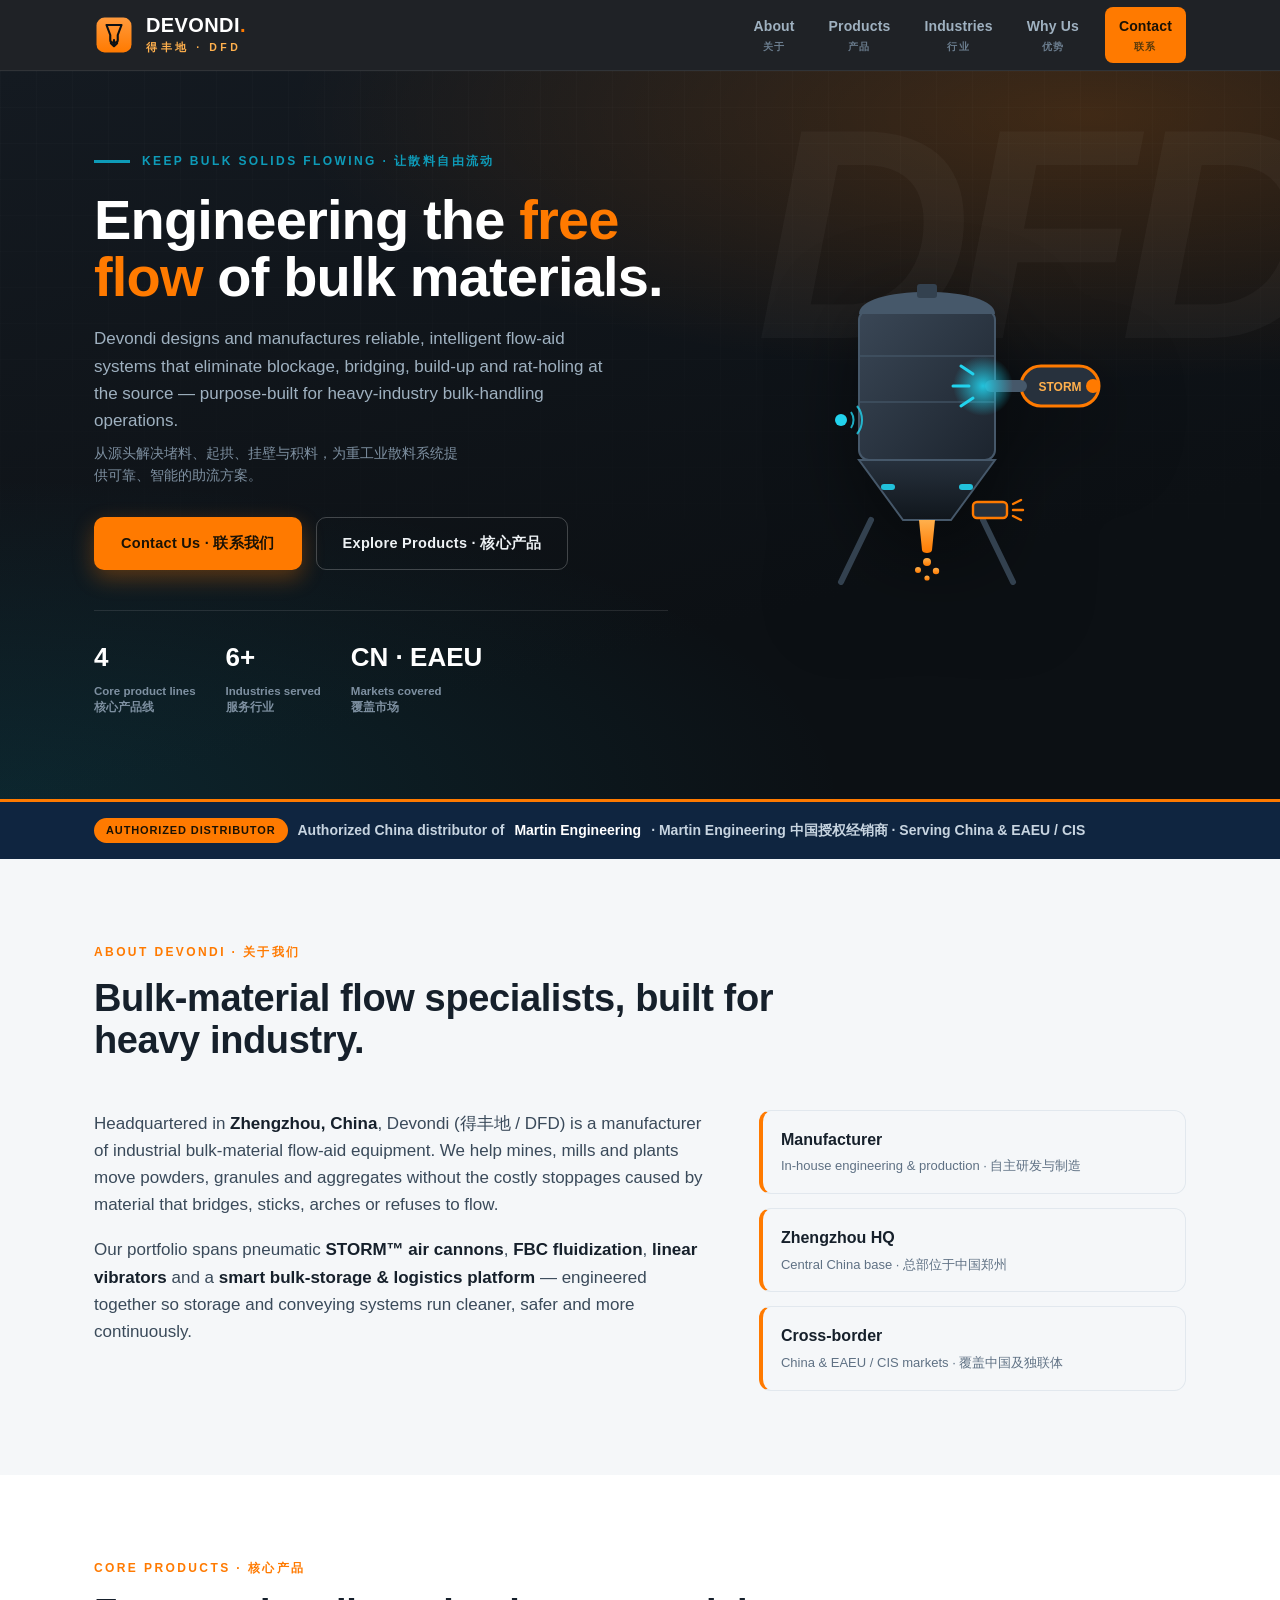
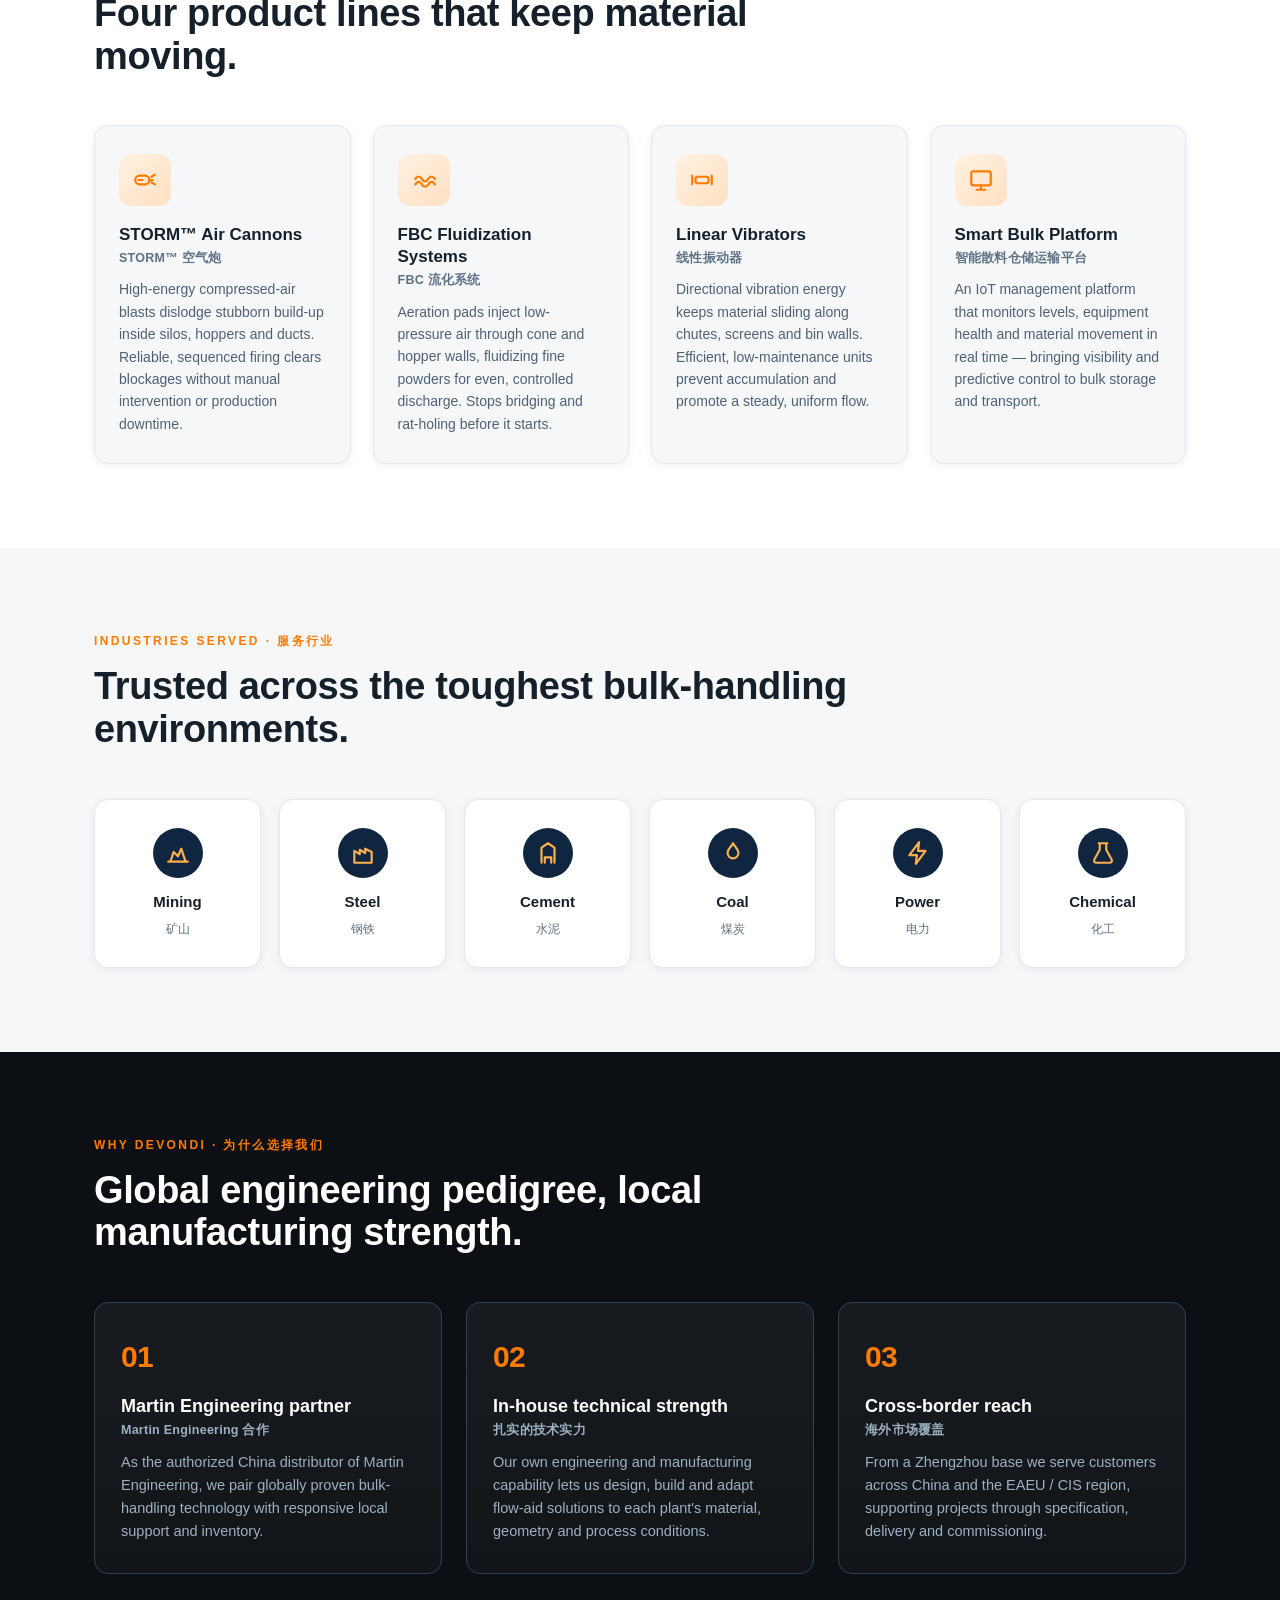
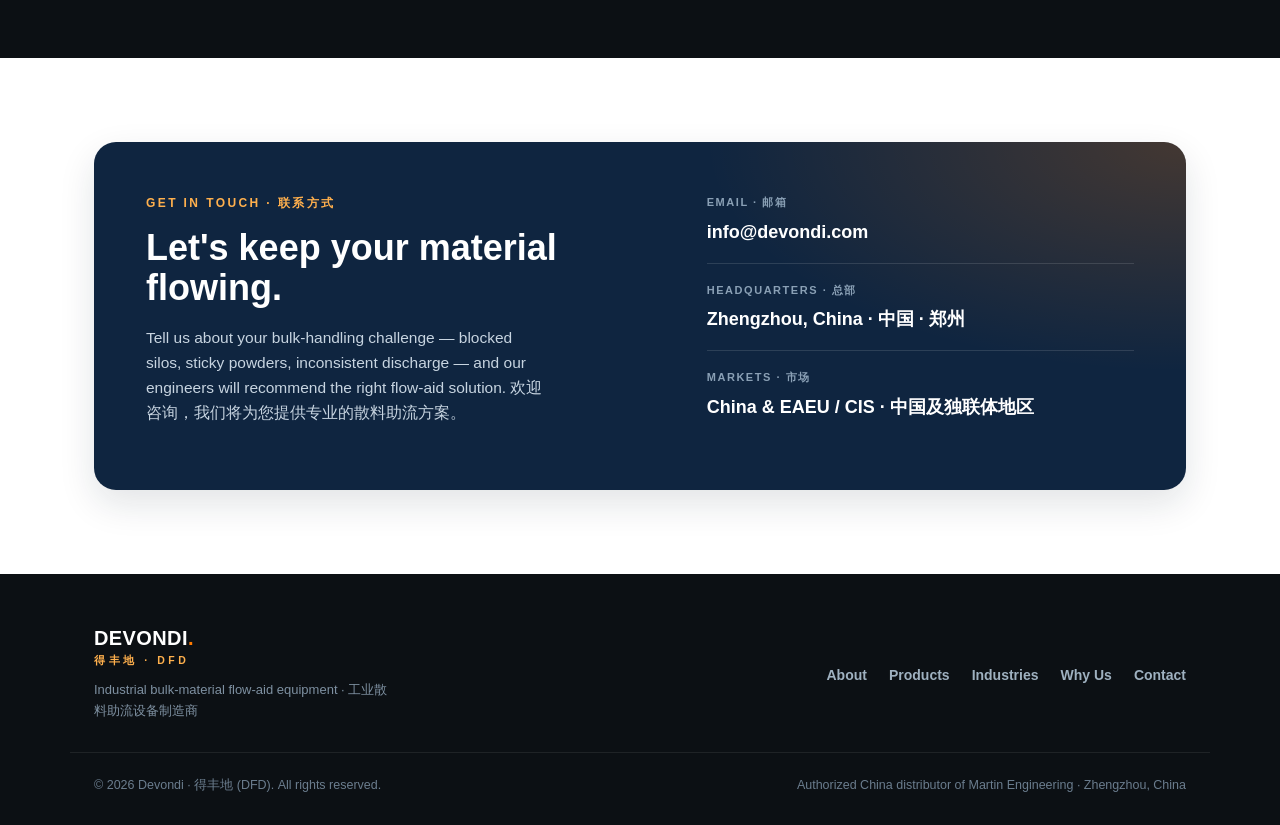
<file: index.html>
<!DOCTYPE html>
<html lang="en">
<head>
  <meta charset="UTF-8" />
  <meta name="viewport" content="width=device-width, initial-scale=1.0" />
  <title>Devondi 得丰地 — Industrial Bulk-Material Flow-Aid Equipment</title>
  <meta name="description" content="Devondi (DFD / 得丰地) — manufacturer of industrial bulk-material flow-aid equipment: STORM™ air cannons, FBC fluidization systems, linear vibrators and smart bulk-storage platforms. HQ in Zhengzhou, China." />
  <link rel="preconnect" href="https://fonts.googleapis.com" />
  <link rel="stylesheet" href="styles.css" />
</head>
<body>

  <!-- ============================= Header / Nav ============================= -->
  <header class="site-header" id="top">
    <div class="container nav-wrap">
      <a class="logo" href="#top" aria-label="Devondi home">
        <!-- DFD flow mark: silo + flow arrow -->
        <svg class="logo-mark" viewBox="0 0 64 64" aria-hidden="true">
          <defs>
            <linearGradient id="mk" x1="0" y1="0" x2="0" y2="1">
              <stop offset="0" stop-color="#ff9a3c" /><stop offset="1" stop-color="#ff7a00" />
            </linearGradient>
          </defs>
          <rect x="4" y="4" width="56" height="56" rx="13" fill="url(#mk)" />
          <path d="M20 16h24l-6 16v8a4 4 0 0 1-4 4h-4a4 4 0 0 1-4-4v-8z"
                fill="none" stroke="#0c1014" stroke-width="3.4" stroke-linejoin="round" />
          <path d="M32 40v10m0 0-5-5m5 5 5-5" fill="none" stroke="#0c1014"
                stroke-width="3.4" stroke-linecap="round" stroke-linejoin="round" />
        </svg>
        <span class="logo-word">
          <b>DEVONDI<span class="dot">.</span></b>
          <small>得丰地 · DFD</small>
        </span>
      </a>

      <nav class="nav" id="nav" aria-label="Primary">
        <a href="#about">About<span>关于</span></a>
        <a href="#products">Products<span>产品</span></a>
        <a href="#industries">Industries<span>行业</span></a>
        <a href="#why">Why Us<span>优势</span></a>
        <a href="#contact" class="nav-cta">Contact<span>联系</span></a>
      </nav>

      <button class="nav-toggle" id="navToggle" aria-label="Toggle navigation" aria-expanded="false" aria-controls="nav">
        <span></span><span></span><span></span>
      </button>
    </div>
  </header>

  <!-- ============================= Hero ============================= -->
  <section class="hero">
    <div class="hero-bg" aria-hidden="true"></div>
    <div class="hero-grid" aria-hidden="true"></div>
    <span class="hero-ghost" aria-hidden="true">DFD</span>

    <div class="container hero-inner">
      <div class="hero-copy">
        <p class="eyebrow">Keep Bulk Solids Flowing · 让散料自由流动</p>
        <h1>Engineering the <span class="accent">free flow</span> of bulk materials.</h1>
        <p class="hero-sub">
          Devondi designs and manufactures reliable, intelligent flow-aid systems that
          eliminate blockage, bridging, build-up and rat-holing at the source —
          purpose-built for heavy-industry bulk-handling operations.
        </p>
        <p class="hero-sub-zh">
          从源头解决堵料、起拱、挂壁与积料，为重工业散料系统提供可靠、智能的助流方案。
        </p>
        <div class="hero-actions">
          <a href="#contact" class="btn btn-primary">Contact Us · 联系我们</a>
          <a href="#products" class="btn btn-ghost">Explore Products · 核心产品</a>
        </div>
        <ul class="hero-stats">
          <li><b>4</b><span>Core product lines<br>核心产品线</span></li>
          <li><b>6+</b><span>Industries served<br>服务行业</span></li>
          <li><b>CN&nbsp;·&nbsp;EAEU</b><span>Markets covered<br>覆盖市场</span></li>
        </ul>
      </div>

      <!-- Hero artwork: industrial silo with STORM cannon & fluidization -->
      <div class="hero-art" aria-hidden="true">
        <svg viewBox="0 0 460 320">
          <defs>
            <linearGradient id="silo" x1="0" y1="0" x2="1" y2="1">
              <stop offset="0" stop-color="#3a4756" /><stop offset="1" stop-color="#1c242e" />
            </linearGradient>
            <linearGradient id="cone" x1="0" y1="0" x2="0" y2="1">
              <stop offset="0" stop-color="#27313d" /><stop offset="1" stop-color="#10161c" />
            </linearGradient>
            <linearGradient id="mat" x1="0" y1="0" x2="0" y2="1">
              <stop offset="0" stop-color="#ffb04d" /><stop offset="1" stop-color="#ff7a00" />
            </linearGradient>
            <radialGradient id="blast" cx="50%" cy="50%" r="50%">
              <stop offset="0" stop-color="#22d3ee" stop-opacity=".9" />
              <stop offset="1" stop-color="#22d3ee" stop-opacity="0" />
            </radialGradient>
          </defs>
          <g stroke="#33414f" stroke-width="6" stroke-linecap="round">
            <line x1="150" y1="250" x2="120" y2="312" /><line x1="262" y1="250" x2="292" y2="312" />
          </g>
          <rect x="138" y="40" width="136" height="150" rx="10" fill="url(#silo)" stroke="#46586a" stroke-width="2" />
          <g stroke="#46586a" stroke-width="1.6" opacity=".8">
            <line x1="138" y1="86" x2="274" y2="86" /><line x1="138" y1="132" x2="274" y2="132" />
          </g>
          <path d="M138 44c0-14 30-22 68-22s68 8 68 22z" fill="#46586a" />
          <rect x="196" y="14" width="20" height="14" rx="3" fill="#33414f" />
          <path d="M138 190h136l-44 60h-48z" fill="url(#cone)" stroke="#46586a" stroke-width="2" />
          <path d="M198 250h16l-3 30c0 4-10 4-10 0z" fill="url(#mat)" />
          <g fill="url(#mat)">
            <circle cx="206" cy="292" r="4" /><circle cx="197" cy="300" r="3" />
            <circle cx="215" cy="301" r="3.2" /><circle cx="206" cy="308" r="2.6" />
          </g>
          <g fill="#22d3ee">
            <rect x="160" y="214" width="14" height="6" rx="3" opacity=".9" />
            <rect x="238" y="214" width="14" height="6" rx="3" opacity=".9" />
          </g>
          <g class="art-cannon">
            <rect x="300" y="96" width="78" height="40" rx="20" fill="#27313d" stroke="#ff7a00" stroke-width="3" />
            <circle cx="372" cy="116" r="7" fill="#ff7a00" />
            <path d="M300 116h-30" stroke="#46586a" stroke-width="12" stroke-linecap="round" />
            <circle class="art-blast" cx="262" cy="116" r="30" fill="url(#blast)" />
            <g stroke="#22d3ee" stroke-width="3" stroke-linecap="round">
              <line x1="248" y1="116" x2="232" y2="116" /><line x1="252" y1="104" x2="240" y2="96" />
              <line x1="252" y1="128" x2="240" y2="136" />
            </g>
            <text x="339" y="121" text-anchor="middle" font-size="12" font-weight="900" fill="#ffb04d">STORM</text>
          </g>
          <g>
            <rect x="252" y="232" width="34" height="16" rx="4" fill="#27313d" stroke="#ff7a00" stroke-width="2.4" />
            <g stroke="#ff7a00" stroke-width="2.4" stroke-linecap="round">
              <line x1="292" y1="234" x2="300" y2="230" /><line x1="292" y1="240" x2="302" y2="240" />
              <line x1="292" y1="246" x2="300" y2="250" />
            </g>
          </g>
          <g>
            <circle cx="120" cy="150" r="6" fill="#22d3ee" />
            <g stroke="#22d3ee" stroke-width="2" fill="none" opacity=".8">
              <path d="M130 142a14 14 0 0 1 0 16" /><path d="M136 136a22 22 0 0 1 0 28" />
            </g>
          </g>
        </svg>
      </div>
    </div>
  </section>

  <!-- ============================= Partner strip ============================= -->
  <div class="partner-strip">
    <div class="container">
      <p>
        <span class="badge">Authorized Distributor</span>
        Authorized China distributor of <b>Martin&nbsp;Engineering</b>
        · Martin Engineering 中国授权经销商 · Serving China &amp; EAEU / CIS
      </p>
    </div>
  </div>

  <!-- ============================= About ============================= -->
  <section class="section" id="about">
    <div class="container">
      <div class="section-head">
        <p class="kicker">About Devondi · 关于我们</p>
        <h2>Bulk-material flow specialists, built for heavy industry.</h2>
      </div>
      <div class="about-grid">
        <div class="about-lead">
          <p>
            Headquartered in <b>Zhengzhou, China</b>, Devondi (得丰地 / DFD) is a manufacturer
            of industrial bulk-material flow-aid equipment. We help mines, mills and plants
            move powders, granules and aggregates without the costly stoppages caused by
            material that bridges, sticks, arches or refuses to flow.
          </p>
          <p>
            Our portfolio spans pneumatic <b>STORM™ air cannons</b>, <b>FBC fluidization</b>,
            <b>linear vibrators</b> and a <b>smart bulk-storage &amp; logistics platform</b> —
            engineered together so storage and conveying systems run cleaner, safer and more
            continuously.
          </p>
        </div>
        <ul class="about-points">
          <li><b>Manufacturer</b><span>In-house engineering &amp; production · 自主研发与制造</span></li>
          <li><b>Zhengzhou&nbsp;HQ</b><span>Central China base · 总部位于中国郑州</span></li>
          <li><b>Cross-border</b><span>China &amp; EAEU / CIS markets · 覆盖中国及独联体</span></li>
        </ul>
      </div>
    </div>
  </section>

  <!-- ============================= Core products ============================= -->
  <section class="section section-alt" id="products">
    <div class="container">
      <div class="section-head">
        <p class="kicker">Core Products · 核心产品</p>
        <h2>Four product lines that keep material moving.</h2>
      </div>

      <div class="cards">
        <article class="card" tabindex="0">
          <span class="card-icon" aria-hidden="true">
            <svg viewBox="0 0 24 24" fill="none" stroke="currentColor" stroke-width="2" stroke-linecap="round" stroke-linejoin="round">
              <rect x="3" y="8" width="13" height="8" rx="4" /><path d="M16 12h3m-9 0H6m12-3 3-2m-3 7 3 2" />
            </svg>
          </span>
          <h3>STORM™ Air Cannons<span class="card-zh">STORM™ 空气炮</span></h3>
          <p>
            High-energy compressed-air blasts dislodge stubborn build-up inside silos,
            hoppers and ducts. Reliable, sequenced firing clears blockages without manual
            intervention or production downtime.
          </p>
        </article>

        <article class="card" tabindex="0">
          <span class="card-icon" aria-hidden="true">
            <svg viewBox="0 0 24 24" fill="none" stroke="currentColor" stroke-width="2" stroke-linecap="round" stroke-linejoin="round">
              <path d="M4 16c2-3 4-3 6 0s4 3 6 0 4-3 6 0M4 11c2-3 4-3 6 0s4 3 6 0 4-3 6 0" />
            </svg>
          </span>
          <h3>FBC Fluidization Systems<span class="card-zh">FBC 流化系统</span></h3>
          <p>
            Aeration pads inject low-pressure air through cone and hopper walls, fluidizing
            fine powders for even, controlled discharge. Stops bridging and rat-holing before
            it starts.
          </p>
        </article>

        <article class="card" tabindex="0">
          <span class="card-icon" aria-hidden="true">
            <svg viewBox="0 0 24 24" fill="none" stroke="currentColor" stroke-width="2" stroke-linecap="round" stroke-linejoin="round">
              <rect x="6" y="9" width="12" height="6" rx="2" /><path d="M3 8v8m18-8v8" />
            </svg>
          </span>
          <h3>Linear Vibrators<span class="card-zh">线性振动器</span></h3>
          <p>
            Directional vibration energy keeps material sliding along chutes, screens and
            bin walls. Efficient, low-maintenance units prevent accumulation and promote a
            steady, uniform flow.
          </p>
        </article>

        <article class="card" tabindex="0">
          <span class="card-icon" aria-hidden="true">
            <svg viewBox="0 0 24 24" fill="none" stroke="currentColor" stroke-width="2" stroke-linecap="round" stroke-linejoin="round">
              <rect x="3" y="4" width="18" height="13" rx="2" /><path d="M8 21h8m-4-4v4" />
            </svg>
          </span>
          <h3>Smart Bulk Platform<span class="card-zh">智能散料仓储运输平台</span></h3>
          <p>
            An IoT management platform that monitors levels, equipment health and material
            movement in real time — bringing visibility and predictive control to bulk
            storage and transport.
          </p>
        </article>
      </div>
    </div>
  </section>

  <!-- ============================= Industries ============================= -->
  <section class="section" id="industries">
    <div class="container">
      <div class="section-head">
        <p class="kicker">Industries Served · 服务行业</p>
        <h2>Trusted across the toughest bulk-handling environments.</h2>
      </div>

      <ul class="industries">
        <li>
          <span class="ind-icon" aria-hidden="true">
            <svg viewBox="0 0 24 24" fill="none" stroke="currentColor" stroke-width="2" stroke-linecap="round" stroke-linejoin="round">
              <path d="M3 20h18M5 20l3-9 4 4 3-7 4 12" />
            </svg>
          </span>
          <b>Mining</b><small>矿山</small>
        </li>
        <li>
          <span class="ind-icon" aria-hidden="true">
            <svg viewBox="0 0 24 24" fill="none" stroke="currentColor" stroke-width="2" stroke-linecap="round" stroke-linejoin="round">
              <path d="M4 21V10l5 3V9l5 3V8l6 3v10z" />
            </svg>
          </span>
          <b>Steel</b><small>钢铁</small>
        </li>
        <li>
          <span class="ind-icon" aria-hidden="true">
            <svg viewBox="0 0 24 24" fill="none" stroke="currentColor" stroke-width="2" stroke-linecap="round" stroke-linejoin="round">
              <path d="M6 21V7l6-4 6 4v14M9 21v-5h6v5" />
            </svg>
          </span>
          <b>Cement</b><small>水泥</small>
        </li>
        <li>
          <span class="ind-icon" aria-hidden="true">
            <svg viewBox="0 0 24 24" fill="none" stroke="currentColor" stroke-width="2" stroke-linecap="round" stroke-linejoin="round">
              <path d="M12 3c2 4 5 5 5 9a5 5 0 0 1-10 0c0-4 3-5 5-9z" />
            </svg>
          </span>
          <b>Coal</b><small>煤炭</small>
        </li>
        <li>
          <span class="ind-icon" aria-hidden="true">
            <svg viewBox="0 0 24 24" fill="none" stroke="currentColor" stroke-width="2" stroke-linecap="round" stroke-linejoin="round">
              <path d="M13 2 4 14h7l-1 8 9-12h-7z" />
            </svg>
          </span>
          <b>Power</b><small>电力</small>
        </li>
        <li>
          <span class="ind-icon" aria-hidden="true">
            <svg viewBox="0 0 24 24" fill="none" stroke="currentColor" stroke-width="2" stroke-linecap="round" stroke-linejoin="round">
              <path d="M9 3v6l-5 9a2 2 0 0 0 2 3h12a2 2 0 0 0 2-3l-5-9V3M8 3h8" />
            </svg>
          </span>
          <b>Chemical</b><small>化工</small>
        </li>
      </ul>
    </div>
  </section>

  <!-- ============================= Why us ============================= -->
  <section class="section section-dark" id="why">
    <div class="container">
      <div class="section-head">
        <p class="kicker">Why Devondi · 为什么选择我们</p>
        <h2>Global engineering pedigree, local manufacturing strength.</h2>
      </div>

      <div class="why-grid">
        <article class="why-item">
          <span class="why-num">01</span>
          <h3>Martin Engineering partner<span class="card-zh">Martin Engineering 合作</span></h3>
          <p>
            As the authorized China distributor of Martin Engineering, we pair globally
            proven bulk-handling technology with responsive local support and inventory.
          </p>
        </article>
        <article class="why-item">
          <span class="why-num">02</span>
          <h3>In-house technical strength<span class="card-zh">扎实的技术实力</span></h3>
          <p>
            Our own engineering and manufacturing capability lets us design, build and adapt
            flow-aid solutions to each plant's material, geometry and process conditions.
          </p>
        </article>
        <article class="why-item">
          <span class="why-num">03</span>
          <h3>Cross-border reach<span class="card-zh">海外市场覆盖</span></h3>
          <p>
            From a Zhengzhou base we serve customers across China and the EAEU / CIS region,
            supporting projects through specification, delivery and commissioning.
          </p>
        </article>
      </div>
    </div>
  </section>

  <!-- ============================= Contact ============================= -->
  <section class="section section-alt" id="contact">
    <div class="container">
      <div class="contact-card">
        <div class="contact-copy">
          <p class="kicker">Get in Touch · 联系方式</p>
          <h2>Let's keep your material flowing.</h2>
          <p class="contact-lead">
            Tell us about your bulk-handling challenge — blocked silos, sticky powders,
            inconsistent discharge — and our engineers will recommend the right flow-aid
            solution. 欢迎咨询，我们将为您提供专业的散料助流方案。
          </p>
        </div>
        <ul class="contact-list">
          <li>
            <span class="contact-label">Email · 邮箱</span>
            <a href="mailto:info@devondi.com">info@devondi.com</a>
          </li>
          <li>
            <span class="contact-label">Headquarters · 总部</span>
            <span>Zhengzhou, China · 中国 · 郑州</span>
          </li>
          <li>
            <span class="contact-label">Markets · 市场</span>
            <span>China &amp; EAEU / CIS · 中国及独联体地区</span>
          </li>
        </ul>
      </div>
    </div>
  </section>

  <!-- ============================= Footer ============================= -->
  <footer class="site-footer">
    <div class="container footer-wrap">
      <div class="footer-brand">
        <span class="logo-word">
          <b>DEVONDI<span class="dot">.</span></b>
          <small>得丰地 · DFD</small>
        </span>
        <p>Industrial bulk-material flow-aid equipment · 工业散料助流设备制造商</p>
      </div>
      <nav class="footer-nav" aria-label="Footer">
        <a href="#about">About</a>
        <a href="#products">Products</a>
        <a href="#industries">Industries</a>
        <a href="#why">Why Us</a>
        <a href="#contact">Contact</a>
      </nav>
    </div>
    <div class="container footer-base">
      <span>© <span id="year">2026</span> Devondi · 得丰地 (DFD). All rights reserved.</span>
      <span>Authorized China distributor of Martin Engineering · Zhengzhou, China</span>
    </div>
  </footer>

  <script src="script.js"></script>
</body>
</html>
</file>
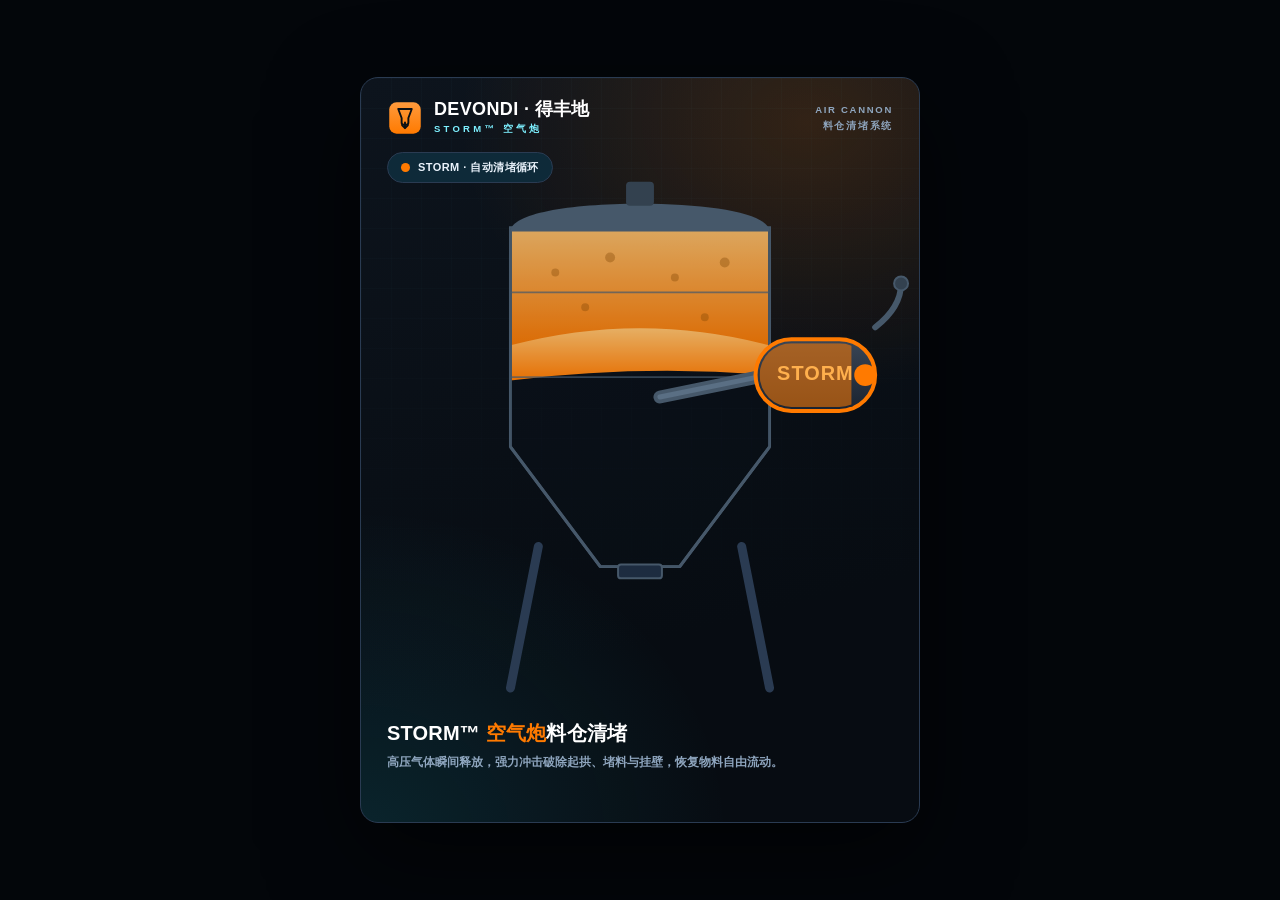
<file: air-cannon-animation.html>
<!DOCTYPE html>
<html lang="zh-CN">
<head>
<meta charset="UTF-8" />
<meta name="viewport" content="width=device-width, initial-scale=1.0" />
<title>得丰地 Devondi · STORM 空气炮料仓清堵工作动画</title>
<style>
  /* ============================================================
     Devondi 得丰地 · STORM Air Cannon — silo de-clogging animation
     Single file · animated SVG (CSS + SMIL) · loops continuously
     Cycle:  bridged material → cannon charges → AIR BLAST →
             arch collapses → free flow → recharge → repeat
     ============================================================ */
  :root{
    --steel-900:#070c12;
    --steel-800:#0d141d;
    --steel-700:#152030;
    --steel-600:#1d2c40;
    --line:#2a3b52;
    --paper:#e9f2fb;
    --muted:#8fa6bf;
    --flow:#22d3ee;
    --flow-soft:#7df0ff;
    --amber:#ff7a00;
    --amber-soft:#ffb04d;
    --green:#34d399;
    --red:#ef4444;
    --font:"Helvetica Neue",Helvetica,Arial,"PingFang SC","Microsoft YaHei",sans-serif;
  }
  *{box-sizing:border-box;margin:0;padding:0;}
  html,body{background:#03060a;font-family:var(--font);}
  body{display:grid;place-items:center;min-height:100vh;padding:28px;}

  .stage{
    position:relative;width:560px;max-width:100%;aspect-ratio:3/4;
    background:
      radial-gradient(120% 70% at 80% 6%, rgba(255,122,0,.16), transparent 52%),
      radial-gradient(120% 80% at 0% 102%, rgba(34,211,238,.12), transparent 55%),
      linear-gradient(165deg,var(--steel-800) 0%, var(--steel-900) 72%);
    border:1px solid var(--line);border-radius:18px;overflow:hidden;
    box-shadow:0 30px 90px rgba(0,0,0,.6);
  }
  .grid{
    position:absolute;inset:0;opacity:.5;
    background-image:
      linear-gradient(rgba(120,200,230,.05) 1px, transparent 1px),
      linear-gradient(90deg, rgba(120,200,230,.05) 1px, transparent 1px);
    background-size:30px 30px;
    -webkit-mask-image:linear-gradient(180deg,#000 0%, transparent 85%);
            mask-image:linear-gradient(180deg,#000 0%, transparent 85%);
  }

  /* ---- header ---- */
  .hdr{position:absolute;z-index:5;top:22px;left:26px;right:26px;
    display:flex;align-items:center;justify-content:space-between;}
  .hdr .lhs{display:flex;align-items:center;gap:11px;}
  .hdr .mark{width:36px;height:36px;}
  .hdr b{font-size:18px;font-weight:900;color:#fff;letter-spacing:.02em;line-height:1;}
  .hdr small{display:block;font-size:9.5px;font-weight:700;letter-spacing:.34em;color:var(--flow-soft);margin-top:4px;}
  .hdr .tag{text-align:right;font-size:9.5px;font-weight:800;letter-spacing:.18em;
    text-transform:uppercase;color:var(--muted);line-height:1.7;}

  /* ---- live status pill ---- */
  .status{position:absolute;z-index:5;left:26px;top:74px;
    display:flex;align-items:center;gap:8px;padding:7px 13px;border-radius:999px;
    background:#0e2a39;border:1px solid var(--line);}
  .status .dot{width:9px;height:9px;border-radius:50%;background:var(--amber);
    animation:statusdot 6s linear infinite;}
  .status span{font-size:11px;font-weight:800;letter-spacing:.04em;color:var(--paper);}
  @keyframes statusdot{
    0%,22%   {background:var(--red);   box-shadow:0 0 8px var(--red);}
    26%,33%  {background:var(--amber); box-shadow:0 0 10px var(--amber);}
    37%,60%  {background:var(--flow);  box-shadow:0 0 12px var(--flow);}
    64%,100% {background:var(--green); box-shadow:0 0 8px var(--green);}
  }

  /* ---- caption ---- */
  .cap{position:absolute;z-index:5;left:26px;right:26px;bottom:24px;}
  .cap h1{font-size:20px;font-weight:900;color:#fff;letter-spacing:.01em;}
  .cap h1 .ac{color:var(--amber);}
  .cap p{margin-top:7px;font-size:11.5px;font-weight:600;color:var(--muted);line-height:1.55;}
  .cap .phase{position:relative;margin-top:11px;height:16px;
    font-size:11px;font-weight:800;letter-spacing:.04em;color:var(--flow-soft);}
  .cap .phase b{color:#fff;}

  svg.scene{position:absolute;z-index:3;inset:0;width:100%;height:100%;}

  /* phase label cross-fade (4 spans stacked on top of each other) */
  .pl{position:absolute;left:0;top:0;white-space:nowrap;opacity:0;
    animation:plcycle 6s linear infinite;}
  .pl:nth-child(1){animation-delay:0s;}
  .pl:nth-child(2){animation-delay:1.0s;}
  .pl:nth-child(3){animation-delay:1.6s;}
  .pl:nth-child(4){animation-delay:2.7s;}
  @keyframes plcycle{0%,2%{opacity:0;transform:translateY(4px);}
    5%,22%{opacity:1;transform:none;} 26%,100%{opacity:0;transform:translateY(-3px);}}

  @media (prefers-reduced-motion:reduce){
    *{animation-duration:0.001s!important;animation-iteration-count:1!important;}
  }
</style>
</head>
<body>
  <div class="stage" role="img" aria-label="得丰地 STORM 空气炮料仓清堵工作动画">
    <div class="grid"></div>

    <!-- header -->
    <div class="hdr">
      <div class="lhs">
        <svg class="mark" viewBox="0 0 64 64" aria-hidden="true">
          <defs><linearGradient id="mk" x1="0" y1="0" x2="0" y2="1">
            <stop offset="0" stop-color="#ff9a3c"/><stop offset="1" stop-color="#ff7a00"/>
          </linearGradient></defs>
          <rect x="4" y="4" width="56" height="56" rx="13" fill="url(#mk)"/>
          <path d="M20 16h24l-6 16v8a4 4 0 0 1-4 4h-4a4 4 0 0 1-4-4v-8z"
                fill="none" stroke="#0c1014" stroke-width="3.4" stroke-linejoin="round"/>
          <path d="M32 40v10m0 0-5-5m5 5 5-5" fill="none" stroke="#0c1014"
                stroke-width="3.4" stroke-linecap="round" stroke-linejoin="round"/>
        </svg>
        <div><b>DEVONDI · 得丰地</b><small>STORM™ 空气炮</small></div>
      </div>
      <div class="tag">Air&nbsp;Cannon<br>料仓清堵系统</div>
    </div>

    <!-- live status -->
    <div class="status"><span class="dot"></span><span>STORM · 自动清堵循环</span></div>

    <!-- ===================== SCENE ===================== -->
    <svg class="scene" viewBox="0 0 560 747" preserveAspectRatio="xMidYMid meet" aria-hidden="true">
      <defs>
        <linearGradient id="silo" x1="0" y1="0" x2="1" y2="1">
          <stop offset="0" stop-color="#33455c"/><stop offset="1" stop-color="#16202e"/>
        </linearGradient>
        <linearGradient id="cone" x1="0" y1="0" x2="0" y2="1">
          <stop offset="0" stop-color="#1d2c40"/><stop offset="1" stop-color="#0c1119"/>
        </linearGradient>
        <linearGradient id="mat" x1="0" y1="0" x2="0" y2="1">
          <stop offset="0" stop-color="#ffc06b"/><stop offset="1" stop-color="#ff7a00"/>
        </linearGradient>
        <linearGradient id="tank" x1="0" y1="0" x2="0" y2="1">
          <stop offset="0" stop-color="#3a4656"/><stop offset="1" stop-color="#1a2330"/>
        </linearGradient>
        <radialGradient id="blast" cx="50%" cy="50%" r="50%">
          <stop offset="0" stop-color="#bff7ff" stop-opacity=".95"/>
          <stop offset="35%" stop-color="#22d3ee" stop-opacity=".7"/>
          <stop offset="100%" stop-color="#22d3ee" stop-opacity="0"/>
        </radialGradient>
        <radialGradient id="charge" cx="50%" cy="50%" r="50%">
          <stop offset="0" stop-color="#ffd9a0" stop-opacity=".9"/>
          <stop offset="100%" stop-color="#ff7a00" stop-opacity="0"/>
        </radialGradient>
        <clipPath id="siloClip"><path d="M150 150h260v220l-90 120h-80l-90-120z"/></clipPath>
      </defs>

      <!-- ---- support legs ---- -->
      <g stroke="#2a3b52" stroke-width="9" stroke-linecap="round">
        <line x1="178" y1="470" x2="150" y2="612"/>
        <line x1="382" y1="470" x2="410" y2="612"/>
      </g>

      <!-- ===== material inside silo (clipped to silo shape) ===== -->
      <g clip-path="url(#siloClip)">
        <!-- top stored bulk that sits above the arch -->
        <rect x="150" y="150" width="260" height="120" fill="url(#mat)" opacity=".95"/>
        <!-- texture specks in stored bulk -->
        <g fill="#8a4a00" opacity=".35">
          <circle cx="195" cy="195" r="4"/><circle cx="250" cy="180" r="5"/>
          <circle cx="315" cy="200" r="4"/><circle cx="365" cy="185" r="5"/>
          <circle cx="225" cy="230" r="4"/><circle cx="345" cy="240" r="4"/>
        </g>

        <!-- the BRIDGE / arch (rat-hole) that blocks discharge -->
        <path id="arch" d="M150 270
              q130 -40 260 0
              l0 26
              q-130 -16 -260 0 z" fill="url(#mat)">
          <!-- arch sags, cracks and collapses on blast, then reforms -->
          <animate attributeName="d" dur="6s" repeatCount="indefinite"
            calcMode="spline" keyTimes="0;0.22;0.30;0.40;0.95;1"
            keySplines="0.4 0 0.6 1;0.9 0 1 1;0.7 0 0.3 1;0.4 0 0.6 1;0.4 0 0.6 1"
            values="
              M150 270 q130 -40 260 0 l0 26 q-130 -16 -260 0 z;
              M150 268 q130 -34 260 0 l0 30 q-130 -10 -260 6 z;
              M150 262 q130 -20 260 0 l0 40 q-130 14 -260 26 z;
              M150 270 q130 250 260 0 l0 10 q-130 250 -260 0 z;
              M150 270 q130 250 260 0 l0 10 q-130 250 -260 0 z;
              M150 270 q130 -40 260 0 l0 26 q-130 -16 -260 0 z"/>
          <animate attributeName="opacity" dur="6s" repeatCount="indefinite"
            keyTimes="0;0.30;0.40;0.92;1" values="1;1;0;0;1"/>
        </path>

        <!-- refill: stored bulk drops down to refill after discharge -->
        <rect x="150" y="150" width="260" height="120" fill="url(#mat)" opacity="0">
          <animate attributeName="opacity" dur="6s" repeatCount="indefinite"
            keyTimes="0;0.40;0.60;0.95;1" values="0;0;0;0;0"/>
        </rect>
      </g>

      <!-- ===== falling material stream (free flow after blast) ===== -->
      <g>
        <!-- discharge column -->
        <rect x="262" y="490" width="36" height="0" rx="6" fill="url(#mat)">
          <animate attributeName="height" dur="6s" repeatCount="indefinite"
            keyTimes="0;0.30;0.40;0.78;0.86;1" values="0;0;120;120;0;0"/>
          <animate attributeName="opacity" dur="6s" repeatCount="indefinite"
            keyTimes="0;0.30;0.40;0.80;0.88;1" values="0;0;1;1;0;0"/>
        </rect>
        <!-- falling grains (start hidden; revealed only during discharge) -->
        <g fill="url(#mat)">
          <circle cx="270" cy="560" r="6" opacity="0">
            <animate attributeName="cy" dur="1.1s" begin="2.4s" repeatCount="indefinite"
              keyTimes="0;1" values="500;624"/>
            <animate attributeName="opacity" dur="1.1s" begin="2.4s" repeatCount="indefinite"
              keyTimes="0;0.1;0.82;1" values="0;1;1;0"/></circle>
          <circle cx="290" cy="560" r="5" opacity="0">
            <animate attributeName="cy" dur="1.1s" begin="2.65s" repeatCount="indefinite"
              keyTimes="0;1" values="495;630"/>
            <animate attributeName="opacity" dur="1.1s" begin="2.65s" repeatCount="indefinite"
              keyTimes="0;0.1;0.82;1" values="0;1;1;0"/></circle>
          <circle cx="280" cy="560" r="7" opacity="0">
            <animate attributeName="cy" dur="1.1s" begin="2.9s" repeatCount="indefinite"
              keyTimes="0;1" values="500;628"/>
            <animate attributeName="opacity" dur="1.1s" begin="2.9s" repeatCount="indefinite"
              keyTimes="0;0.1;0.82;1" values="0;1;1;0"/></circle>
          <circle cx="300" cy="560" r="4" opacity="0">
            <animate attributeName="cy" dur="1.1s" begin="3.15s" repeatCount="indefinite"
              keyTimes="0;1" values="498;632"/>
            <animate attributeName="opacity" dur="1.1s" begin="3.15s" repeatCount="indefinite"
              keyTimes="0;0.1;0.82;1" values="0;1;1;0"/></circle>
          <circle cx="262" cy="560" r="5" opacity="0">
            <animate attributeName="cy" dur="1.1s" begin="3.4s" repeatCount="indefinite"
              keyTimes="0;1" values="500;626"/>
            <animate attributeName="opacity" dur="1.1s" begin="3.4s" repeatCount="indefinite"
              keyTimes="0;0.1;0.82;1" values="0;1;1;0"/></circle>
        </g>
        <!-- collecting pile beneath the outlet -->
        <ellipse cx="280" cy="614" rx="10" ry="5" fill="url(#mat)" opacity="0">
          <animate attributeName="rx" dur="6s" repeatCount="indefinite"
            keyTimes="0;0.40;0.80;0.95;1" values="6;6;52;6;6"/>
          <animate attributeName="opacity" dur="6s" repeatCount="indefinite"
            keyTimes="0;0.40;0.42;0.86;0.95;1" values="0;0;0.95;0.95;0;0"/>
        </ellipse>
      </g>

      <!-- ===== silo body (drawn over material, semi-transparent front) ===== -->
      <!-- body outline -->
      <path d="M150 150h260v220l-90 120h-80l-90-120z" fill="none"
            stroke="#46586a" stroke-width="3"/>
      <!-- silo front glass-ish panel so material shows through faintly -->
      <path d="M150 150h260v220l-90 120h-80l-90-120z" fill="#0d141d" opacity=".10"/>
      <!-- cone walls -->
      <path d="M150 370l90 120M410 370l-90 120" fill="none" stroke="#46586a" stroke-width="3"/>
      <!-- seams -->
      <g stroke="#46586a" stroke-width="1.6" opacity=".7">
        <line x1="150" y1="215" x2="410" y2="215"/>
        <line x1="150" y1="300" x2="410" y2="300"/>
      </g>
      <!-- top cap -->
      <path d="M150 154c0-18 58-28 130-28s130 10 130 28z" fill="#46586a"/>
      <rect x="266" y="104" width="28" height="24" rx="4" fill="#33414f"/>
      <!-- discharge outlet -->
      <rect x="258" y="488" width="44" height="14" rx="3" fill="#1d2c40" stroke="#46586a" stroke-width="2"/>

      <!-- fluidization shock ripple climbing the wall on blast -->
      <g stroke="#7df0ff" stroke-width="3" fill="none" opacity="0">
        <path d="M180 360q14 -16 0 -32"/>
        <path d="M168 366q24 -28 0 -56"/>
        <animateTransform attributeName="transform" type="scale" additive="sum"
          dur="6s" repeatCount="indefinite" keyTimes="0;0.30;0.40;1" values="1;1;1;1"/>
        <animate attributeName="opacity" dur="6s" repeatCount="indefinite"
          keyTimes="0;0.28;0.32;0.46;1" values="0;0;0.9;0;0"/>
      </g>

      <!-- ===================== STORM AIR CANNON ===================== -->
      <!-- mounted on the right cone, nozzle aimed into the silo arch zone -->
      <g>
        <!-- mounting nozzle pipe through silo wall -->
        <path d="M300 320 L398 300" stroke="#46586a" stroke-width="13" stroke-linecap="round"/>
        <path d="M300 320 L398 300" stroke="#5a6f84" stroke-width="5" stroke-linecap="round"/>

        <!-- charge glow at tank valve before firing -->
        <circle cx="404" cy="298" r="0" fill="url(#charge)">
          <animate attributeName="r" dur="6s" repeatCount="indefinite"
            keyTimes="0;0.10;0.28;0.30;1" values="0;0;26;0;0"/>
        </circle>

        <!-- pressure tank -->
        <g>
          <rect x="396" y="262" width="120" height="72" rx="36" fill="url(#tank)"
                stroke="#ff7a00" stroke-width="4"/>
          <!-- internal pressure fill bar -->
          <clipPath id="tankClip"><rect x="400" y="266" width="112" height="64" rx="32"/></clipPath>
          <g clip-path="url(#tankClip)">
            <rect x="400" y="266" width="0" height="64" fill="#ff7a00" opacity=".55">
              <!-- pressurise 0->full, dump to 0 on fire, recharge -->
              <animate attributeName="width" dur="6s" repeatCount="indefinite"
                calcMode="spline" keyTimes="0;0.26;0.30;0.34;0.95;1"
                keySplines="0.4 0 0.6 1;0.5 0 0.5 1;0.9 0 1 1;0.3 0 0.6 1;0.4 0 0.6 1"
                values="20;112;112;0;100;20"/>
            </rect>
          </g>
          <!-- valve head -->
          <circle cx="506" cy="298" r="11" fill="#ff7a00"/>
          <circle cx="506" cy="298" r="11" fill="#fff" opacity="0">
            <animate attributeName="opacity" dur="6s" repeatCount="indefinite"
              keyTimes="0;0.29;0.31;0.36;1" values="0;0;0.9;0;0"/>
          </circle>
          <text x="456" y="303" text-anchor="middle" font-size="20" font-weight="900"
                fill="#ffb04d" font-family="Helvetica,Arial" letter-spacing="1">STORM</text>
          <!-- air inlet line -->
          <path d="M516 250 q26 -20 26 -44" stroke="#46586a" stroke-width="6"
                fill="none" stroke-linecap="round"/>
          <circle cx="542" cy="206" r="7" fill="#33414f" stroke="#46586a" stroke-width="2"/>
        </g>

        <!-- ===== THE BLAST ===== -->
        <!-- main blast ball erupting from nozzle into silo -->
        <circle cx="320" cy="316" r="60" fill="url(#blast)" opacity="0">
          <animate attributeName="opacity" dur="6s" repeatCount="indefinite"
            keyTimes="0;0.295;0.30;0.40;0.46;1" values="0;0;1;0.6;0;0"/>
          <animate attributeName="r" dur="6s" repeatCount="indefinite"
            calcMode="spline" keyTimes="0;0.30;0.42;1"
            keySplines="0.1 0.7 0.3 1;0.3 0 0.7 1;0 0 1 1"
            values="14;14;96;96"/>
          <animate attributeName="cx" dur="6s" repeatCount="indefinite"
            keyTimes="0;0.30;0.42;1" values="380;380;300;300"/>
        </circle>

        <!-- shock rays -->
        <g stroke="#bff7ff" stroke-width="4" stroke-linecap="round" opacity="0">
          <line x1="360" y1="316" x2="300" y2="316"/>
          <line x1="356" y1="296" x2="304" y2="276"/>
          <line x1="356" y1="336" x2="304" y2="356"/>
          <line x1="366" y1="306" x2="320" y2="294"/>
          <line x1="366" y1="326" x2="320" y2="338"/>
          <animate attributeName="opacity" dur="6s" repeatCount="indefinite"
            keyTimes="0;0.295;0.30;0.38;1" values="0;0;1;0;0"/>
          <animateTransform attributeName="transform" type="translate"
            dur="6s" repeatCount="indefinite" calcMode="spline"
            keyTimes="0;0.30;0.40;1" keySplines="0.2 0.6 0.3 1;0.3 0 0.7 1;0 0 1 1"
            values="40 0;40 0;-30 0;-30 0"/>
        </g>

        <!-- dust puffs kicked up by blast -->
        <g fill="#bff7ff" opacity="0">
          <circle cx="300" cy="300" r="8"/><circle cx="285" cy="320" r="6"/>
          <circle cx="312" cy="332" r="7"/><circle cx="275" cy="305" r="5"/>
          <animate attributeName="opacity" dur="6s" repeatCount="indefinite"
            keyTimes="0;0.30;0.33;0.44;1" values="0;0;0.8;0;0"/>
          <animateTransform attributeName="transform" type="scale"
            dur="6s" repeatCount="indefinite" additive="sum"
            keyTimes="0;0.30;0.44;1" values="0.5;0.5;1.6;1.6"/>
        </g>
      </g>

      <!-- recoil shudder on the whole cannon at fire moment -->
      <animateTransform xlink:href="#cannonShake" attributeName="transform"/>
    </svg>

    <!-- caption -->
    <div class="cap">
      <h1>STORM™ <span class="ac">空气炮</span>料仓清堵</h1>
      <p>高压气体瞬间释放，强力冲击破除起拱、堵料与挂壁，恢复物料自由流动。</p>
      <div class="phase">
        <span class="pl">① <b>堵料起拱</b> — 物料结拱，出料中断</span>
        <span class="pl">② <b>蓄能加压</b> — 储气罐充压至工作压力</span>
        <span class="pl">③ <b>瞬时喷吹</b> — 高能气爆冲击料拱</span>
        <span class="pl">④ <b>恢复流动</b> — 拱桥溃散，自由出料</span>
      </div>
    </div>
  </div>
</body>
</html>
</file>
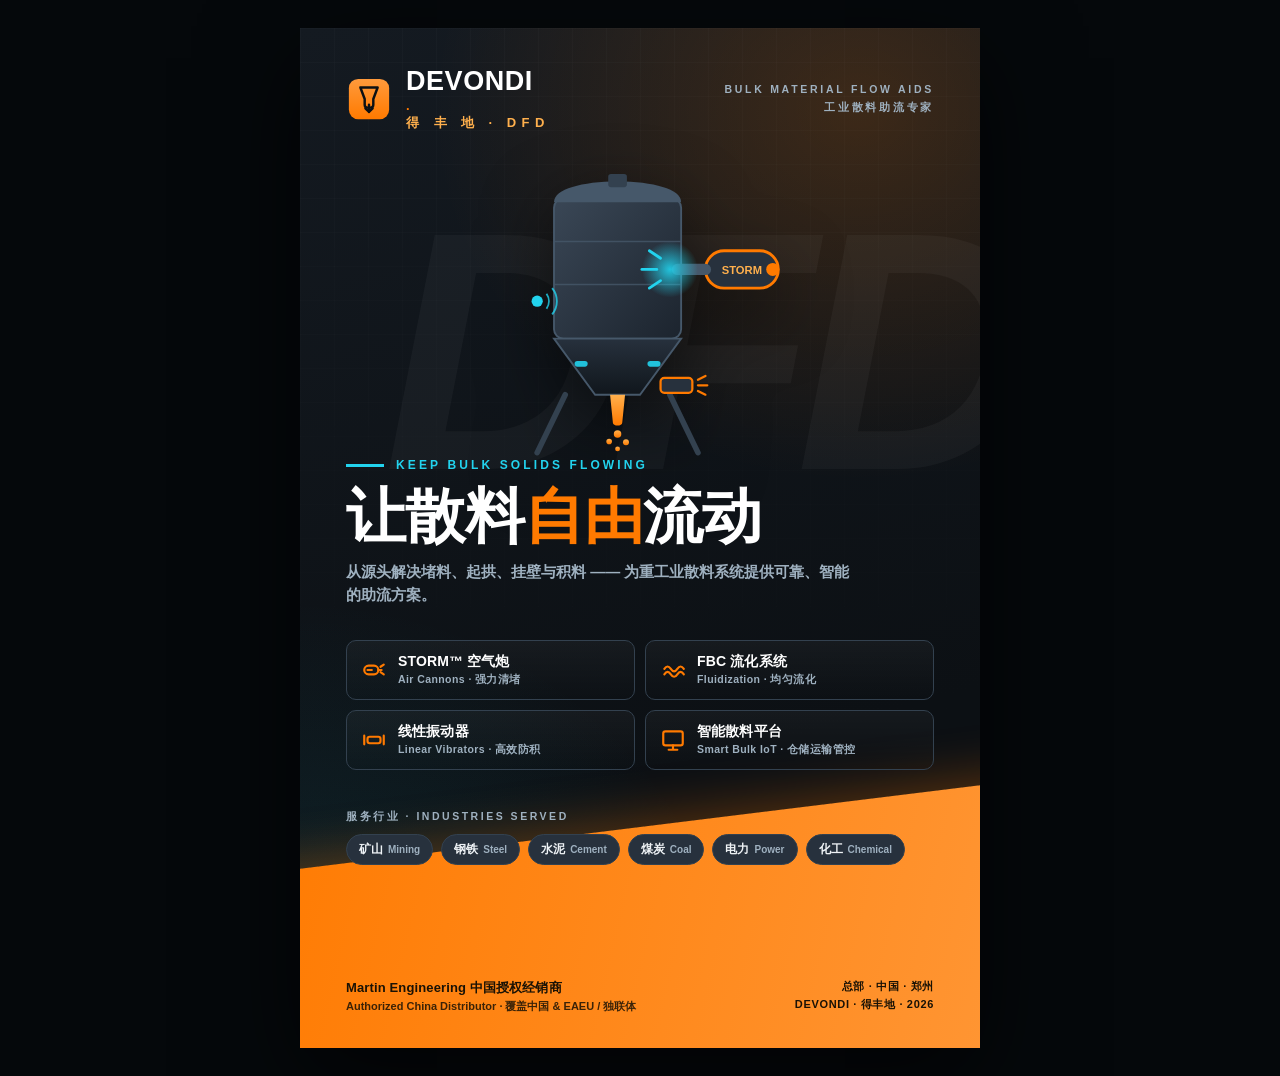
<file: devondi-poster.html>
<!DOCTYPE html>
<html lang="zh-CN">
<head>
<meta charset="UTF-8" />
<meta name="viewport" content="width=device-width, initial-scale=1.0" />
<title>Devondi 得丰地 — 工业散料助流设备 · 海报</title>
<style>
  /* ============================================================
     Devondi (得丰地 / DFD) corporate poster
     Industrial bulk-material flow-aid equipment manufacturer
     Single file · vector artwork · print-ready 2:3 poster ratio
     ============================================================ */
  :root{
    --steel-900:#0c1014;
    --steel-800:#141a21;
    --steel-700:#1c242e;
    --steel-600:#27313d;
    --line:#33414f;
    --paper:#eef2f5;
    --muted:#9fb1c0;
    --amber:#ff7a00;     /* DFD safety-orange accent */
    --amber-soft:#ffb04d;
    --flow:#22d3ee;      /* smart-platform tech cyan */
    --flow-deep:#0891b2;
    --white:#ffffff;
    --font:"Helvetica Neue",Helvetica,Arial,"PingFang SC","Microsoft YaHei",sans-serif;
  }
  *{box-sizing:border-box;margin:0;padding:0;}
  html,body{background:#05080b;font-family:var(--font);}
  body{display:grid;place-items:center;min-height:100vh;padding:28px;}

  /* ---- Poster canvas: fixed 2:3 ratio, scales down on small screens ---- */
  .poster{
    position:relative;
    width:680px;
    max-width:100%;
    aspect-ratio:2/3;
    background:var(--steel-900);
    color:var(--paper);
    overflow:hidden;
    isolation:isolate;
    box-shadow:0 30px 90px rgba(0,0,0,.65);
  }

  /* ---- Background ---- */
  .bg{
    position:absolute;inset:0;z-index:0;
    background:
      radial-gradient(120% 70% at 82% 8%, rgba(255,122,0,.18), transparent 52%),
      radial-gradient(120% 80% at 0% 100%, rgba(34,211,238,.12), transparent 55%),
      linear-gradient(165deg,var(--steel-800) 0%, var(--steel-900) 70%);
  }
  /* faint blueprint grid */
  .grid{
    position:absolute;inset:0;z-index:1;opacity:.5;
    background-image:
      linear-gradient(rgba(255,255,255,.035) 1px, transparent 1px),
      linear-gradient(90deg, rgba(255,255,255,.035) 1px, transparent 1px);
    background-size:34px 34px;
    -webkit-mask-image:linear-gradient(180deg,#000 0%, transparent 78%);
            mask-image:linear-gradient(180deg,#000 0%, transparent 78%);
  }
  /* oversized ghost mark */
  .ghost{
    position:absolute;z-index:1;
    top:20%;right:-6%;
    font-size:340px;font-weight:900;line-height:.7;
    letter-spacing:-.06em;color:rgba(255,255,255,.035);
    font-style:italic;user-select:none;
  }
  /* angled amber base swash */
  .swash{
    position:absolute;z-index:1;
    left:-10%;bottom:-8%;width:130%;height:30%;
    background:linear-gradient(110deg,var(--amber),#ff9a3c);
    transform:rotate(-7deg);
    box-shadow:0 -8px 50px rgba(255,122,0,.30);
  }

  /* ---- Top brand bar ---- */
  .brand{
    position:absolute;z-index:6;top:40px;left:46px;right:46px;
    display:flex;align-items:center;justify-content:space-between;
  }
  .logo{display:flex;align-items:center;gap:14px;}
  .logo .mark{width:46px;height:46px;}
  .logo .word{line-height:1;}
  .logo .word b{
    display:block;font-size:27px;font-weight:900;letter-spacing:.02em;color:var(--white);
  }
  .logo .word span{
    display:block;font-size:13px;font-weight:700;letter-spacing:.42em;
    color:var(--amber-soft);margin-top:4px;
  }
  .brand .tag{
    text-align:right;font-size:10.5px;font-weight:700;letter-spacing:.26em;
    text-transform:uppercase;color:var(--muted);line-height:1.7;
  }

  /* ---- Hero artwork stage ---- */
  .stage{
    position:absolute;z-index:4;
    left:0;right:0;top:118px;height:330px;
    display:grid;place-items:center;
  }
  .stage svg{width:78%;max-width:430px;height:auto;
    filter:drop-shadow(0 24px 34px rgba(0,0,0,.55));}

  /* ---- Headline block ---- */
  .headline{
    position:absolute;z-index:6;left:46px;right:46px;top:430px;
  }
  .eyebrow{
    display:flex;align-items:center;gap:12px;
    font-size:12px;font-weight:800;letter-spacing:.26em;text-transform:uppercase;
    color:var(--flow);margin-bottom:16px;
  }
  .eyebrow::before{content:"";width:38px;height:3px;background:var(--flow);display:inline-block;}
  .headline h1{
    font-size:60px;font-weight:900;line-height:.96;letter-spacing:-.01em;color:var(--white);
  }
  .headline h1 .accent{color:var(--amber);}
  .headline .sub{
    margin-top:14px;font-size:15px;font-weight:600;line-height:1.55;color:var(--muted);max-width:88%;
  }

  /* ---- Product chips ---- */
  .products{
    position:absolute;z-index:6;left:46px;right:46px;top:612px;
    display:grid;grid-template-columns:1fr 1fr;gap:10px;
  }
  .chip{
    display:flex;align-items:center;gap:11px;
    padding:12px 14px;border:1px solid var(--line);border-radius:10px;
    background:linear-gradient(180deg,rgba(255,255,255,.04),rgba(255,255,255,0));
  }
  .chip .ic{flex:0 0 auto;width:26px;height:26px;color:var(--amber);}
  .chip b{display:block;font-size:14px;font-weight:800;color:var(--white);letter-spacing:.01em;}
  .chip small{display:block;font-size:10.5px;font-weight:600;color:var(--muted);letter-spacing:.04em;margin-top:2px;}

  /* ---- Industries strip ---- */
  .industries{
    position:absolute;z-index:6;left:46px;right:46px;top:782px;
  }
  .industries .lbl{
    font-size:10.5px;font-weight:800;letter-spacing:.24em;text-transform:uppercase;
    color:var(--muted);margin-bottom:10px;
  }
  .industries ul{list-style:none;display:flex;flex-wrap:wrap;gap:8px;}
  .industries li{
    font-size:12px;font-weight:700;color:var(--paper);
    padding:6px 12px;border-radius:999px;
    background:var(--steel-600);border:1px solid var(--line);
  }
  .industries li .en{color:var(--muted);font-weight:600;margin-left:5px;font-size:10px;}

  /* ---- Footer ---- */
  .footer{
    position:absolute;z-index:7;left:46px;right:46px;bottom:34px;
    display:flex;align-items:flex-end;justify-content:space-between;gap:16px;
    color:#1a1205;
  }
  .footer .partner b{display:block;font-size:13px;font-weight:900;letter-spacing:.01em;}
  .footer .partner span{display:block;font-size:11px;font-weight:700;opacity:.85;margin-top:2px;}
  .footer .meta{text-align:right;font-size:11px;font-weight:800;letter-spacing:.06em;line-height:1.7;}
  .footer .meta .hq{font-weight:900;}

  /* ---- Responsive scaling ---- */
  @media (max-width:560px){
    .ghost{font-size:230px;}
    .brand{top:26px;left:28px;right:28px;}
    .stage{top:96px;height:250px;}
    .headline{left:28px;right:28px;top:330px;}
    .headline h1{font-size:44px;}
    .products{left:28px;right:28px;top:470px;}
    .industries{left:28px;right:28px;top:618px;}
    .footer{left:28px;right:28px;bottom:24px;}
  }
  @media print{
    html,body{background:#fff;}
    body{padding:0;}
    .poster{box-shadow:none;width:100%;}
  }
</style>
</head>
<body>
  <div class="poster" role="img" aria-label="Devondi 得丰地 工业散料助流设备制造商海报">
    <div class="bg"></div>
    <div class="grid"></div>
    <div class="ghost">DFD</div>
    <div class="swash"></div>

    <!-- ===== Brand bar ===== -->
    <div class="brand">
      <div class="logo">
        <!-- DFD flow mark: silo + flow arrow -->
        <svg class="mark" viewBox="0 0 64 64" aria-hidden="true">
          <defs>
            <linearGradient id="mk" x1="0" y1="0" x2="0" y2="1">
              <stop offset="0" stop-color="#ff9a3c"/><stop offset="1" stop-color="#ff7a00"/>
            </linearGradient>
          </defs>
          <rect x="4" y="4" width="56" height="56" rx="13" fill="url(#mk)"/>
          <path d="M20 16h24l-6 16v8a4 4 0 0 1-4 4h-4a4 4 0 0 1-4-4v-8z"
                fill="none" stroke="#0c1014" stroke-width="3.4" stroke-linejoin="round"/>
          <path d="M32 40v10m0 0-5-5m5 5 5-5" fill="none" stroke="#0c1014"
                stroke-width="3.4" stroke-linecap="round" stroke-linejoin="round"/>
        </svg>
        <div class="word">
          <b>DEVONDI<span style="color:var(--amber)">.</span></b>
          <span>得 丰 地&nbsp;·&nbsp;DFD</span>
        </div>
      </div>
      <div class="tag">
        Bulk&nbsp;Material&nbsp;Flow&nbsp;Aids<br>
        工业散料助流专家
      </div>
    </div>

    <!-- ===== Hero: industrial silo with STORM air cannon & fluidization ===== -->
    <div class="stage">
      <svg viewBox="0 0 460 320" aria-hidden="true">
        <defs>
          <linearGradient id="silo" x1="0" y1="0" x2="1" y2="1">
            <stop offset="0" stop-color="#3a4756"/>
            <stop offset="1" stop-color="#1c242e"/>
          </linearGradient>
          <linearGradient id="cone" x1="0" y1="0" x2="0" y2="1">
            <stop offset="0" stop-color="#27313d"/>
            <stop offset="1" stop-color="#10161c"/>
          </linearGradient>
          <linearGradient id="mat" x1="0" y1="0" x2="0" y2="1">
            <stop offset="0" stop-color="#ffb04d"/>
            <stop offset="1" stop-color="#ff7a00"/>
          </linearGradient>
          <radialGradient id="blast" cx="50%" cy="50%" r="50%">
            <stop offset="0" stop-color="#22d3ee" stop-opacity=".9"/>
            <stop offset="1" stop-color="#22d3ee" stop-opacity="0"/>
          </radialGradient>
        </defs>

        <!-- support legs -->
        <g stroke="#33414f" stroke-width="6" stroke-linecap="round">
          <line x1="150" y1="250" x2="120" y2="312"/>
          <line x1="262" y1="250" x2="292" y2="312"/>
        </g>

        <!-- silo body -->
        <rect x="138" y="40" width="136" height="150" rx="10" fill="url(#silo)" stroke="#46586a" stroke-width="2"/>
        <!-- silo seams -->
        <g stroke="#46586a" stroke-width="1.6" opacity=".8">
          <line x1="138" y1="86" x2="274" y2="86"/>
          <line x1="138" y1="132" x2="274" y2="132"/>
        </g>
        <!-- top cap -->
        <path d="M138 44c0-14 30-22 68-22s68 8 68 22z" fill="#46586a"/>
        <rect x="196" y="14" width="20" height="14" rx="3" fill="#33414f"/>

        <!-- discharge cone -->
        <path d="M138 190h136l-44 60h-48z" fill="url(#cone)" stroke="#46586a" stroke-width="2"/>

        <!-- material flowing out (free flow = brand promise) -->
        <path d="M198 250h16l-3 30c0 4-10 4-10 0z" fill="url(#mat)"/>
        <g fill="url(#mat)">
          <circle cx="206" cy="292" r="4"/>
          <circle cx="197" cy="300" r="3"/>
          <circle cx="215" cy="301" r="3.2"/>
          <circle cx="206" cy="308" r="2.6"/>
        </g>

        <!-- FBC fluidization pads on cone -->
        <g fill="#22d3ee">
          <rect x="160" y="214" width="14" height="6" rx="3" opacity=".9"/>
          <rect x="238" y="214" width="14" height="6" rx="3" opacity=".9"/>
        </g>

        <!-- STORM air cannon mounted on silo -->
        <g>
          <!-- tank -->
          <rect x="300" y="96" width="78" height="40" rx="20" fill="#27313d" stroke="#ff7a00" stroke-width="3"/>
          <circle cx="372" cy="116" r="7" fill="#ff7a00"/>
          <!-- nozzle into silo -->
          <path d="M300 116h-30" stroke="#46586a" stroke-width="12" stroke-linecap="round"/>
          <!-- air blast burst -->
          <circle cx="262" cy="116" r="30" fill="url(#blast)"/>
          <g stroke="#22d3ee" stroke-width="3" stroke-linecap="round">
            <line x1="248" y1="116" x2="232" y2="116"/>
            <line x1="252" y1="104" x2="240" y2="96"/>
            <line x1="252" y1="128" x2="240" y2="136"/>
          </g>
          <text x="339" y="121" text-anchor="middle" font-size="12"
                font-weight="900" fill="#ffb04d" font-family="Helvetica,Arial">STORM</text>
        </g>

        <!-- linear vibrator on cone side -->
        <g>
          <rect x="252" y="232" width="34" height="16" rx="4" fill="#27313d" stroke="#ff7a00" stroke-width="2.4"/>
          <g stroke="#ff7a00" stroke-width="2.4" stroke-linecap="round">
            <line x1="292" y1="234" x2="300" y2="230"/>
            <line x1="292" y1="240" x2="302" y2="240"/>
            <line x1="292" y1="246" x2="300" y2="250"/>
          </g>
        </g>

        <!-- smart sensor node (IoT platform) -->
        <g>
          <circle cx="120" cy="150" r="6" fill="#22d3ee"/>
          <g stroke="#22d3ee" stroke-width="2" fill="none" opacity=".8">
            <path d="M130 142a14 14 0 0 1 0 16"/>
            <path d="M136 136a22 22 0 0 1 0 28"/>
          </g>
        </g>
      </svg>
    </div>

    <!-- ===== Headline ===== -->
    <div class="headline">
      <p class="eyebrow">Keep Bulk Solids Flowing</p>
      <h1>让散料<span class="accent">自由</span>流动</h1>
      <p class="sub">从源头解决堵料、起拱、挂壁与积料 —— 为重工业散料系统提供可靠、智能的助流方案。</p>
    </div>

    <!-- ===== Core products ===== -->
    <div class="products">
      <div class="chip">
        <svg class="ic" viewBox="0 0 24 24" fill="none" stroke="currentColor" stroke-width="2" stroke-linecap="round" stroke-linejoin="round" aria-hidden="true">
          <rect x="3" y="8" width="13" height="8" rx="4"/><path d="M16 12h3m-9 0H6m12-3 3-2m-3 7 3 2"/>
        </svg>
        <div><b>STORM™ 空气炮</b><small>Air Cannons · 强力清堵</small></div>
      </div>
      <div class="chip">
        <svg class="ic" viewBox="0 0 24 24" fill="none" stroke="currentColor" stroke-width="2" stroke-linecap="round" stroke-linejoin="round" aria-hidden="true">
          <path d="M4 16c2-3 4-3 6 0s4 3 6 0 4-3 6 0M4 11c2-3 4-3 6 0s4 3 6 0 4-3 6 0"/>
        </svg>
        <div><b>FBC 流化系统</b><small>Fluidization · 均匀流化</small></div>
      </div>
      <div class="chip">
        <svg class="ic" viewBox="0 0 24 24" fill="none" stroke="currentColor" stroke-width="2" stroke-linecap="round" stroke-linejoin="round" aria-hidden="true">
          <rect x="6" y="9" width="12" height="6" rx="2"/><path d="M3 8v8m18-8v8"/>
        </svg>
        <div><b>线性振动器</b><small>Linear Vibrators · 高效防积</small></div>
      </div>
      <div class="chip">
        <svg class="ic" viewBox="0 0 24 24" fill="none" stroke="currentColor" stroke-width="2" stroke-linecap="round" stroke-linejoin="round" aria-hidden="true">
          <rect x="3" y="4" width="18" height="13" rx="2"/><path d="M8 21h8m-4-4v4"/>
        </svg>
        <div><b>智能散料平台</b><small>Smart Bulk IoT · 仓储运输管控</small></div>
      </div>
    </div>

    <!-- ===== Industries ===== -->
    <div class="industries">
      <div class="lbl">服务行业 · Industries Served</div>
      <ul>
        <li>矿山<span class="en">Mining</span></li>
        <li>钢铁<span class="en">Steel</span></li>
        <li>水泥<span class="en">Cement</span></li>
        <li>煤炭<span class="en">Coal</span></li>
        <li>电力<span class="en">Power</span></li>
        <li>化工<span class="en">Chemical</span></li>
      </ul>
    </div>

    <!-- ===== Footer ===== -->
    <div class="footer">
      <div class="partner">
        <b>Martin Engineering 中国授权经销商</b>
        <span>Authorized China Distributor · 覆盖中国 &amp; EAEU / 独联体</span>
      </div>
      <div class="meta">
        <span class="hq">总部 · 中国 · 郑州</span><br>
        DEVONDI · 得丰地 · 2026
      </div>
    </div>
  </div>
</body>
</html>
</file>
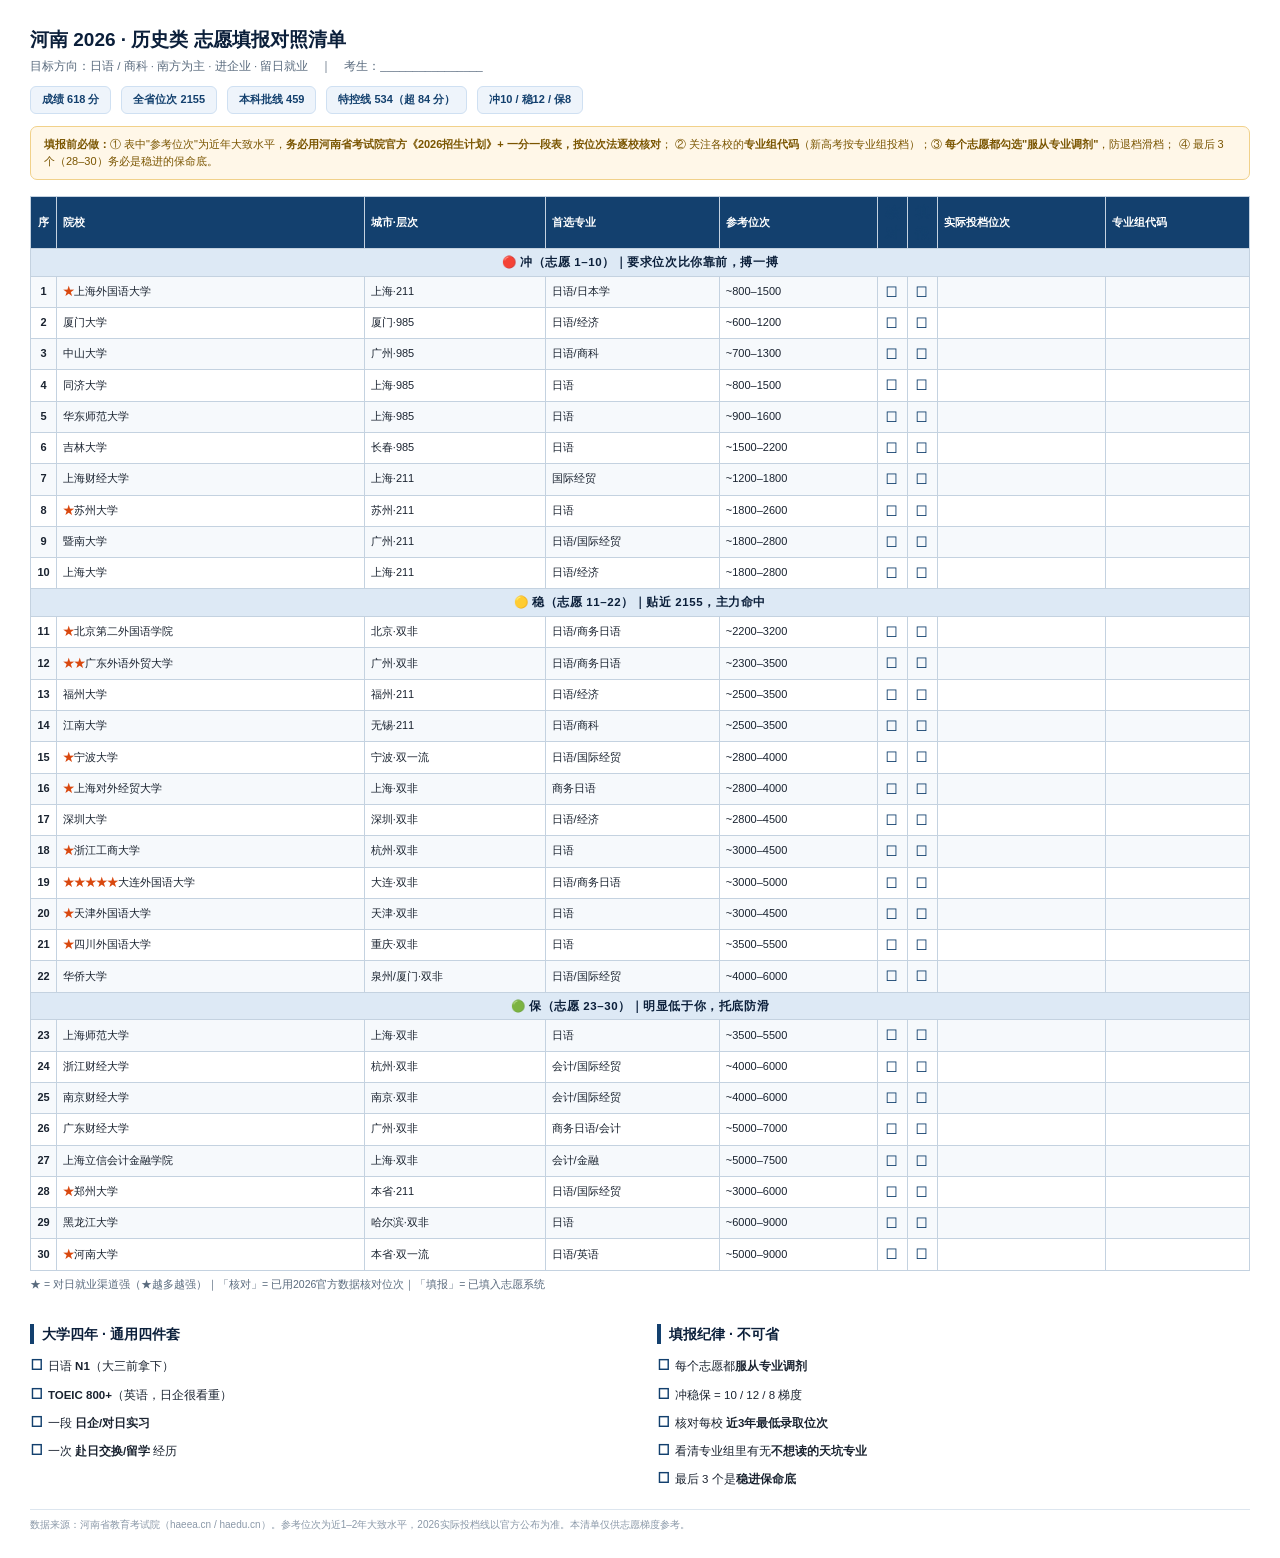
<file: 志愿填报清单.html>
<!DOCTYPE html>
<html lang="zh-CN">
<head>
<meta charset="UTF-8" />
<title>河南2026历史类·志愿填报对照清单（618分/位次2155）</title>
<style>
  *{box-sizing:border-box;margin:0;padding:0;}
  body{font-family:"PingFang SC","Microsoft YaHei","Hiragino Sans GB",Arial,sans-serif;
    color:#1a2330;background:#fff;padding:26px 30px;font-size:12px;line-height:1.45;}
  h1{font-size:19px;font-weight:800;color:#0b1f3a;}
  .sub{font-size:11.5px;color:#5a6b7e;margin-top:4px;}
  .info{display:flex;gap:10px;flex-wrap:wrap;margin:12px 0;}
  .info span{background:#eef4fb;border:1px solid #cfe0f2;border-radius:6px;
    padding:5px 11px;font-size:11px;font-weight:700;color:#13406e;}
  .warn{margin:10px 0 16px;padding:9px 13px;background:#fff7e8;border:1px solid #f1d18a;
    border-radius:7px;font-size:11px;color:#7a5500;line-height:1.55;}
  table{width:100%;border-collapse:collapse;margin-bottom:6px;}
  th,td{border:1px solid #c4d2e0;padding:5px 6px;text-align:left;vertical-align:middle;}
  th{background:#13406e;color:#fff;font-size:11px;font-weight:700;}
  td{font-size:11px;}
  tr:nth-child(even) td{background:#f6f9fc;}
  .grp td{background:#dde9f5 !important;font-weight:800;color:#0b1f3a;font-size:11.5px;
    text-align:center;letter-spacing:.05em;}
  .seq{text-align:center;font-weight:700;width:26px;}
  .ck{text-align:center;width:30px;font-size:14px;color:#13406e;}
  .blank{min-width:64px;}
  .star{color:#d9480f;font-weight:800;}
  .legend{font-size:10.5px;color:#5a6b7e;margin:2px 0 16px;}
  h2{font-size:14px;color:#0b1f3a;margin:16px 0 7px;border-left:4px solid #13406e;padding-left:8px;}
  .checklist{list-style:none;}
  .checklist li{padding:4px 0;font-size:11.5px;}
  .checklist li::before{content:"☐ ";font-size:14px;color:#13406e;font-weight:700;}
  .two{display:flex;gap:34px;flex-wrap:wrap;}
  .two>div{flex:1;min-width:240px;}
  .foot{margin-top:16px;font-size:10px;color:#8a98a8;border-top:1px solid #dde6ef;padding-top:8px;}
  @media print{body{padding:12mm 10mm;font-size:11px;}@page{size:A4;margin:8mm;}
    h2{page-break-after:avoid;}tr{page-break-inside:avoid;}}
</style>
</head>
<body>
  <h1>河南 2026 · 历史类 志愿填报对照清单</h1>
  <div class="sub">目标方向：日语 / 商科 · 南方为主 · 进企业 · 留日就业　｜　考生：________________</div>

  <div class="info">
    <span>成绩 618 分</span>
    <span>全省位次 2155</span>
    <span>本科批线 459</span>
    <span>特控线 534（超 84 分）</span>
    <span>冲10 / 稳12 / 保8</span>
  </div>

  <div class="warn">
    <b>填报前必做：</b>① 表中"参考位次"为近年大致水平，<b>务必用河南省考试院官方《2026招生计划》+ 一分一段表，按位次法逐校核对</b>；
    ② 关注各校的<b>专业组代码</b>（新高考按专业组投档）；③ <b>每个志愿都勾选"服从专业调剂"</b>，防退档滑档；
    ④ 最后 3 个（28–30）务必是稳进的保命底。
  </div>

  <table>
    <thead>
      <tr>
        <th class="seq">序</th><th>院校</th><th>城市·层次</th><th>首选专业</th>
        <th>参考位次</th><th class="ck">核对</th><th class="ck">填报</th>
        <th class="blank">实际投档位次</th><th class="blank">专业组代码</th>
      </tr>
    </thead>
    <tbody>
      <tr class="grp"><td colspan="9">🔴 冲（志愿 1–10）｜要求位次比你靠前，搏一搏</td></tr>
      <tr><td class="seq">1</td><td><span class="star">★</span>上海外国语大学</td><td>上海·211</td><td>日语/日本学</td><td>~800–1500</td><td class="ck">☐</td><td class="ck">☐</td><td></td><td></td></tr>
      <tr><td class="seq">2</td><td>厦门大学</td><td>厦门·985</td><td>日语/经济</td><td>~600–1200</td><td class="ck">☐</td><td class="ck">☐</td><td></td><td></td></tr>
      <tr><td class="seq">3</td><td>中山大学</td><td>广州·985</td><td>日语/商科</td><td>~700–1300</td><td class="ck">☐</td><td class="ck">☐</td><td></td><td></td></tr>
      <tr><td class="seq">4</td><td>同济大学</td><td>上海·985</td><td>日语</td><td>~800–1500</td><td class="ck">☐</td><td class="ck">☐</td><td></td><td></td></tr>
      <tr><td class="seq">5</td><td>华东师范大学</td><td>上海·985</td><td>日语</td><td>~900–1600</td><td class="ck">☐</td><td class="ck">☐</td><td></td><td></td></tr>
      <tr><td class="seq">6</td><td>吉林大学</td><td>长春·985</td><td>日语</td><td>~1500–2200</td><td class="ck">☐</td><td class="ck">☐</td><td></td><td></td></tr>
      <tr><td class="seq">7</td><td>上海财经大学</td><td>上海·211</td><td>国际经贸</td><td>~1200–1800</td><td class="ck">☐</td><td class="ck">☐</td><td></td><td></td></tr>
      <tr><td class="seq">8</td><td><span class="star">★</span>苏州大学</td><td>苏州·211</td><td>日语</td><td>~1800–2600</td><td class="ck">☐</td><td class="ck">☐</td><td></td><td></td></tr>
      <tr><td class="seq">9</td><td>暨南大学</td><td>广州·211</td><td>日语/国际经贸</td><td>~1800–2800</td><td class="ck">☐</td><td class="ck">☐</td><td></td><td></td></tr>
      <tr><td class="seq">10</td><td>上海大学</td><td>上海·211</td><td>日语/经济</td><td>~1800–2800</td><td class="ck">☐</td><td class="ck">☐</td><td></td><td></td></tr>

      <tr class="grp"><td colspan="9">🟡 稳（志愿 11–22）｜贴近 2155，主力命中</td></tr>
      <tr><td class="seq">11</td><td><span class="star">★</span>北京第二外国语学院</td><td>北京·双非</td><td>日语/商务日语</td><td>~2200–3200</td><td class="ck">☐</td><td class="ck">☐</td><td></td><td></td></tr>
      <tr><td class="seq">12</td><td><span class="star">★★</span>广东外语外贸大学</td><td>广州·双非</td><td>日语/商务日语</td><td>~2300–3500</td><td class="ck">☐</td><td class="ck">☐</td><td></td><td></td></tr>
      <tr><td class="seq">13</td><td>福州大学</td><td>福州·211</td><td>日语/经济</td><td>~2500–3500</td><td class="ck">☐</td><td class="ck">☐</td><td></td><td></td></tr>
      <tr><td class="seq">14</td><td>江南大学</td><td>无锡·211</td><td>日语/商科</td><td>~2500–3500</td><td class="ck">☐</td><td class="ck">☐</td><td></td><td></td></tr>
      <tr><td class="seq">15</td><td><span class="star">★</span>宁波大学</td><td>宁波·双一流</td><td>日语/国际经贸</td><td>~2800–4000</td><td class="ck">☐</td><td class="ck">☐</td><td></td><td></td></tr>
      <tr><td class="seq">16</td><td><span class="star">★</span>上海对外经贸大学</td><td>上海·双非</td><td>商务日语</td><td>~2800–4000</td><td class="ck">☐</td><td class="ck">☐</td><td></td><td></td></tr>
      <tr><td class="seq">17</td><td>深圳大学</td><td>深圳·双非</td><td>日语/经济</td><td>~2800–4500</td><td class="ck">☐</td><td class="ck">☐</td><td></td><td></td></tr>
      <tr><td class="seq">18</td><td><span class="star">★</span>浙江工商大学</td><td>杭州·双非</td><td>日语</td><td>~3000–4500</td><td class="ck">☐</td><td class="ck">☐</td><td></td><td></td></tr>
      <tr><td class="seq">19</td><td><span class="star">★★★★★</span>大连外国语大学</td><td>大连·双非</td><td>日语/商务日语</td><td>~3000–5000</td><td class="ck">☐</td><td class="ck">☐</td><td></td><td></td></tr>
      <tr><td class="seq">20</td><td><span class="star">★</span>天津外国语大学</td><td>天津·双非</td><td>日语</td><td>~3000–4500</td><td class="ck">☐</td><td class="ck">☐</td><td></td><td></td></tr>
      <tr><td class="seq">21</td><td><span class="star">★</span>四川外国语大学</td><td>重庆·双非</td><td>日语</td><td>~3500–5500</td><td class="ck">☐</td><td class="ck">☐</td><td></td><td></td></tr>
      <tr><td class="seq">22</td><td>华侨大学</td><td>泉州/厦门·双非</td><td>日语/国际经贸</td><td>~4000–6000</td><td class="ck">☐</td><td class="ck">☐</td><td></td><td></td></tr>

      <tr class="grp"><td colspan="9">🟢 保（志愿 23–30）｜明显低于你，托底防滑</td></tr>
      <tr><td class="seq">23</td><td>上海师范大学</td><td>上海·双非</td><td>日语</td><td>~3500–5500</td><td class="ck">☐</td><td class="ck">☐</td><td></td><td></td></tr>
      <tr><td class="seq">24</td><td>浙江财经大学</td><td>杭州·双非</td><td>会计/国际经贸</td><td>~4000–6000</td><td class="ck">☐</td><td class="ck">☐</td><td></td><td></td></tr>
      <tr><td class="seq">25</td><td>南京财经大学</td><td>南京·双非</td><td>会计/国际经贸</td><td>~4000–6000</td><td class="ck">☐</td><td class="ck">☐</td><td></td><td></td></tr>
      <tr><td class="seq">26</td><td>广东财经大学</td><td>广州·双非</td><td>商务日语/会计</td><td>~5000–7000</td><td class="ck">☐</td><td class="ck">☐</td><td></td><td></td></tr>
      <tr><td class="seq">27</td><td>上海立信会计金融学院</td><td>上海·双非</td><td>会计/金融</td><td>~5000–7500</td><td class="ck">☐</td><td class="ck">☐</td><td></td><td></td></tr>
      <tr><td class="seq">28</td><td><span class="star">★</span>郑州大学</td><td>本省·211</td><td>日语/国际经贸</td><td>~3000–6000</td><td class="ck">☐</td><td class="ck">☐</td><td></td><td></td></tr>
      <tr><td class="seq">29</td><td>黑龙江大学</td><td>哈尔滨·双非</td><td>日语</td><td>~6000–9000</td><td class="ck">☐</td><td class="ck">☐</td><td></td><td></td></tr>
      <tr><td class="seq">30</td><td><span class="star">★</span>河南大学</td><td>本省·双一流</td><td>日语/英语</td><td>~5000–9000</td><td class="ck">☐</td><td class="ck">☐</td><td></td><td></td></tr>
    </tbody>
  </table>
  <div class="legend">★ = 对日就业渠道强（★越多越强）｜「核对」= 已用2026官方数据核对位次｜「填报」= 已填入志愿系统</div>

  <div class="two">
    <div>
      <h2>大学四年 · 通用四件套</h2>
      <ul class="checklist">
        <li>日语 <b>N1</b>（大三前拿下）</li>
        <li><b>TOEIC 800+</b>（英语，日企很看重）</li>
        <li>一段 <b>日企/对日实习</b></li>
        <li>一次 <b>赴日交换/留学</b> 经历</li>
      </ul>
    </div>
    <div>
      <h2>填报纪律 · 不可省</h2>
      <ul class="checklist">
        <li>每个志愿都<b>服从专业调剂</b></li>
        <li>冲稳保 = 10 / 12 / 8 梯度</li>
        <li>核对每校 <b>近3年最低录取位次</b></li>
        <li>看清专业组里有无<b>不想读的天坑专业</b></li>
        <li>最后 3 个是<b>稳进保命底</b></li>
      </ul>
    </div>
  </div>

  <div class="foot">
    数据来源：河南省教育考试院（haeea.cn / haedu.cn）。参考位次为近1–2年大致水平，2026实际投档线以官方公布为准。本清单仅供志愿梯度参考。
  </div>
</body>
</html>
</file>
<file: styles.css>
/* ============================================================
   Devondi (得丰地 / DFD) — single-page corporate website
   Industrial bulk-material flow-aid equipment manufacturer
   Palette: deep navy / steel grey with safety-orange accent
   ============================================================ */

:root {
  --steel-900: #0c1014;
  --steel-800: #141a21;
  --steel-700: #1c242e;
  --steel-600: #27313d;
  --steel-500: #3a4756;
  --line: #33414f;
  --line-soft: #e2e8ee;
  --navy: #0f2540;
  --paper: #eef2f5;
  --ink: #16202b;
  --muted: #5f7184;
  --muted-dark: #9fb1c0;
  --amber: #ff7a00;
  --amber-soft: #ffb04d;
  --flow: #0e9bb8;
  --white: #ffffff;
  --bg: #f5f7f9;

  --maxw: 1140px;
  --radius: 14px;
  --shadow-sm: 0 2px 10px rgba(16, 32, 51, .06);
  --shadow-md: 0 14px 36px rgba(16, 32, 51, .12);
  --ease: cubic-bezier(.22, .61, .36, 1);
  --font: "Helvetica Neue", Helvetica, Arial, "PingFang SC", "Microsoft YaHei", sans-serif;
}

* { box-sizing: border-box; margin: 0; padding: 0; }

html { scroll-behavior: smooth; }

body {
  font-family: var(--font);
  color: var(--ink);
  background: var(--bg);
  line-height: 1.6;
  -webkit-font-smoothing: antialiased;
}

img, svg { display: block; max-width: 100%; }
a { color: inherit; text-decoration: none; }

.container {
  width: 100%;
  max-width: var(--maxw);
  margin: 0 auto;
  padding: 0 24px;
}

/* ---------------------------------- Header / Nav --------------------------- */
.site-header {
  position: sticky;
  top: 0;
  z-index: 50;
  background: rgba(12, 16, 20, .92);
  backdrop-filter: blur(10px);
  border-bottom: 1px solid rgba(255, 255, 255, .08);
}
.nav-wrap {
  display: flex;
  align-items: center;
  justify-content: space-between;
  height: 70px;
}
.logo { display: flex; align-items: center; gap: 12px; }
.logo-mark { width: 40px; height: 40px; }
.logo-word b {
  display: block; font-size: 20px; font-weight: 900;
  letter-spacing: .02em; color: var(--white); line-height: 1;
}
.logo-word .dot { color: var(--amber); }
.logo-word small {
  display: block; font-size: 10.5px; font-weight: 700;
  letter-spacing: .34em; color: var(--amber-soft); margin-top: 4px;
}

.nav { display: flex; align-items: center; gap: 6px; }
.nav a {
  position: relative;
  display: flex; flex-direction: column; align-items: center;
  padding: 8px 14px;
  font-size: 14px; font-weight: 700; letter-spacing: .01em;
  color: var(--muted-dark);
  border-radius: 8px;
  transition: color .2s var(--ease), background .2s var(--ease);
}
.nav a span {
  font-size: 10px; font-weight: 600; letter-spacing: .12em;
  color: #6b7d8e; margin-top: 1px;
}
.nav a:hover { color: var(--white); background: rgba(255, 255, 255, .06); }
.nav .nav-cta {
  background: var(--amber); color: #1a1205; margin-left: 6px;
}
.nav .nav-cta span { color: #5b3a0a; }
.nav .nav-cta:hover { background: var(--amber-soft); color: #1a1205; }

.nav-toggle {
  display: none;
  flex-direction: column; justify-content: center; gap: 5px;
  width: 44px; height: 44px;
  background: transparent; border: 1px solid rgba(255, 255, 255, .16);
  border-radius: 10px; cursor: pointer;
}
.nav-toggle span {
  display: block; width: 20px; height: 2px; margin: 0 auto;
  background: var(--white); border-radius: 2px;
  transition: transform .25s var(--ease), opacity .2s var(--ease);
}
.nav-toggle[aria-expanded="true"] span:nth-child(1) { transform: translateY(7px) rotate(45deg); }
.nav-toggle[aria-expanded="true"] span:nth-child(2) { opacity: 0; }
.nav-toggle[aria-expanded="true"] span:nth-child(3) { transform: translateY(-7px) rotate(-45deg); }

/* ---------------------------------- Hero ---------------------------------- */
.hero {
  position: relative;
  overflow: hidden;
  background: var(--steel-900);
  color: var(--paper);
  isolation: isolate;
}
.hero-bg {
  position: absolute; inset: 0; z-index: 0;
  background:
    radial-gradient(120% 70% at 85% 6%, rgba(255, 122, 0, .20), transparent 52%),
    radial-gradient(120% 80% at 0% 100%, rgba(14, 155, 184, .16), transparent 55%),
    linear-gradient(165deg, var(--steel-800) 0%, var(--steel-900) 70%);
}
.hero-grid {
  position: absolute; inset: 0; z-index: 1; opacity: .45;
  background-image:
    linear-gradient(rgba(255, 255, 255, .035) 1px, transparent 1px),
    linear-gradient(90deg, rgba(255, 255, 255, .035) 1px, transparent 1px);
  background-size: 36px 36px;
  -webkit-mask-image: linear-gradient(180deg, #000 0%, transparent 85%);
          mask-image: linear-gradient(180deg, #000 0%, transparent 85%);
}
.hero-ghost {
  position: absolute; z-index: 1; top: 8%; right: -3%;
  font-size: 300px; font-weight: 900; line-height: .7;
  letter-spacing: -.06em; color: rgba(255, 255, 255, .03);
  font-style: italic; user-select: none; pointer-events: none;
}
.hero-inner {
  position: relative; z-index: 4;
  display: grid; grid-template-columns: 1.1fr .9fr; gap: 48px;
  align-items: center;
  padding: 74px 24px 84px;
}
.eyebrow {
  display: inline-flex; align-items: center; gap: 12px;
  font-size: 12px; font-weight: 800; letter-spacing: .2em;
  text-transform: uppercase; color: var(--flow); margin-bottom: 20px;
}
.eyebrow::before {
  content: ""; width: 36px; height: 3px; background: var(--flow);
}
.hero h1 {
  font-size: clamp(34px, 5vw, 56px);
  font-weight: 900; line-height: 1.02; letter-spacing: -.015em;
  color: var(--white);
}
.hero h1 .accent { color: var(--amber); }
.hero-sub {
  margin-top: 20px; font-size: 17px; font-weight: 500;
  line-height: 1.6; color: var(--muted-dark); max-width: 54ch;
}
.hero-sub-zh {
  margin-top: 8px; font-size: 14px; color: #7e90a1; max-width: 48ch;
}
.hero-actions { display: flex; flex-wrap: wrap; gap: 14px; margin-top: 30px; }
.hero-stats {
  display: flex; flex-wrap: wrap; gap: 30px;
  list-style: none; margin-top: 40px;
  padding-top: 26px; border-top: 1px solid rgba(255, 255, 255, .1);
}
.hero-stats li { display: flex; flex-direction: column; }
.hero-stats b { font-size: 26px; font-weight: 900; color: var(--white); }
.hero-stats span { font-size: 11.5px; font-weight: 600; color: #7e90a1; margin-top: 4px; line-height: 1.4; }

.hero-art { position: relative; }
.hero-art svg { width: 100%; max-width: 460px; margin: 0 auto; filter: drop-shadow(0 24px 40px rgba(0, 0, 0, .5)); }
.art-blast { transform-origin: 262px 116px; animation: blast 3.2s var(--ease) infinite; }
@keyframes blast {
  0%, 70%, 100% { opacity: .35; transform: scale(.8); }
  82% { opacity: 1; transform: scale(1.15); }
}

/* ---------------------------------- Buttons ------------------------------- */
.btn {
  display: inline-flex; align-items: center; justify-content: center;
  padding: 14px 26px; border-radius: 10px;
  font-size: 14.5px; font-weight: 800; letter-spacing: .02em;
  cursor: pointer; border: 1px solid transparent;
  transition: transform .18s var(--ease), box-shadow .2s var(--ease), background .2s var(--ease);
}
.btn-primary {
  background: var(--amber); color: #1a1205;
  box-shadow: 0 8px 22px rgba(255, 122, 0, .32);
}
.btn-primary:hover { background: var(--amber-soft); transform: translateY(-2px); box-shadow: 0 12px 28px rgba(255, 122, 0, .4); }
.btn-ghost {
  background: transparent; color: var(--paper);
  border-color: rgba(255, 255, 255, .22);
}
.btn-ghost:hover { background: rgba(255, 255, 255, .08); transform: translateY(-2px); border-color: rgba(255, 255, 255, .4); }

/* ---------------------------------- Partner strip ------------------------- */
.partner-strip {
  background: var(--navy);
  color: var(--paper);
  border-top: 3px solid var(--amber);
}
.partner-strip p {
  display: flex; flex-wrap: wrap; align-items: center; gap: 10px;
  padding: 16px 0; font-size: 14px; font-weight: 600; color: #c7d4e0;
}
.partner-strip b { color: var(--white); }
.badge {
  display: inline-block; padding: 4px 12px; border-radius: 999px;
  background: var(--amber); color: #1a1205;
  font-size: 11px; font-weight: 800; letter-spacing: .08em; text-transform: uppercase;
}

/* ---------------------------------- Sections ------------------------------ */
.section { padding: 84px 0; }
.section-alt { background: var(--white); }
.section-dark { background: var(--steel-900); color: var(--paper); }

.section-head { max-width: 760px; margin-bottom: 48px; }
.kicker {
  font-size: 12px; font-weight: 800; letter-spacing: .2em;
  text-transform: uppercase; color: var(--amber); margin-bottom: 14px;
}
.section-head h2 {
  font-size: clamp(26px, 3.4vw, 38px);
  font-weight: 900; line-height: 1.12; letter-spacing: -.01em;
  color: inherit;
}
.section-dark .section-head h2 { color: var(--white); }

/* ---------------------------------- About --------------------------------- */
.about-grid {
  display: grid; grid-template-columns: 1.3fr .9fr; gap: 48px; align-items: start;
}
.about-lead p { font-size: 17px; color: #3a4a5a; margin-bottom: 18px; }
.about-lead b { color: var(--ink); font-weight: 800; }
.about-points { list-style: none; display: grid; gap: 14px; }
.about-points li {
  background: var(--bg); border: 1px solid var(--line-soft);
  border-left: 4px solid var(--amber);
  border-radius: 12px; padding: 16px 18px;
}
.about-points b { display: block; font-size: 16px; font-weight: 800; color: var(--ink); }
.about-points span { display: block; font-size: 13px; color: var(--muted); margin-top: 4px; }

/* ---------------------------------- Product cards ------------------------- */
.cards {
  display: grid; grid-template-columns: repeat(4, 1fr); gap: 22px;
}
.card {
  background: var(--white);
  border: 1px solid var(--line-soft);
  border-radius: var(--radius);
  padding: 28px 24px;
  box-shadow: var(--shadow-sm);
  transition: transform .22s var(--ease), box-shadow .22s var(--ease), border-color .22s var(--ease);
  outline: none;
}
.section-alt .card { background: var(--bg); }
.card:hover, .card:focus-visible {
  transform: translateY(-6px);
  box-shadow: var(--shadow-md);
  border-color: var(--amber);
}
.card-icon {
  display: inline-flex; align-items: center; justify-content: center;
  width: 52px; height: 52px; border-radius: 12px;
  background: linear-gradient(135deg, #fff1e2, #ffe0c2);
  color: var(--amber); margin-bottom: 18px;
  transition: transform .22s var(--ease);
}
.card-icon svg { width: 26px; height: 26px; }
.card:hover .card-icon { transform: scale(1.08) rotate(-4deg); }
.card h3 {
  font-size: 17px; font-weight: 800; line-height: 1.3; color: var(--ink);
}
.card-zh {
  display: block; font-size: 12.5px; font-weight: 600;
  color: var(--muted); margin-top: 4px; letter-spacing: .02em;
}
.card p { font-size: 14px; color: #4f6173; margin-top: 12px; }

/* ---------------------------------- Industries ---------------------------- */
.industries {
  list-style: none;
  display: grid; grid-template-columns: repeat(6, 1fr); gap: 18px;
}
.industries li {
  display: flex; flex-direction: column; align-items: center; gap: 12px;
  padding: 28px 14px;
  background: var(--white);
  border: 1px solid var(--line-soft);
  border-radius: var(--radius);
  box-shadow: var(--shadow-sm);
  transition: transform .22s var(--ease), box-shadow .22s var(--ease), border-color .22s var(--ease);
}
.industries li:hover {
  transform: translateY(-5px);
  box-shadow: var(--shadow-md);
  border-color: var(--amber);
}
.ind-icon {
  display: inline-flex; align-items: center; justify-content: center;
  width: 50px; height: 50px; border-radius: 50%;
  background: var(--navy); color: var(--amber-soft);
  transition: background .22s var(--ease);
}
.ind-icon svg { width: 26px; height: 26px; }
.industries li:hover .ind-icon { background: var(--amber); color: #1a1205; }
.industries b { font-size: 15px; font-weight: 800; color: var(--ink); }
.industries small { font-size: 12px; color: var(--muted); margin-top: -6px; }

/* ---------------------------------- Why us -------------------------------- */
.why-grid {
  display: grid; grid-template-columns: repeat(3, 1fr); gap: 24px;
}
.why-item {
  position: relative;
  background: linear-gradient(180deg, rgba(255, 255, 255, .05), rgba(255, 255, 255, .02));
  border: 1px solid var(--line);
  border-radius: var(--radius);
  padding: 30px 26px;
  transition: transform .22s var(--ease), border-color .22s var(--ease), background .22s var(--ease);
}
.why-item:hover {
  transform: translateY(-6px);
  border-color: var(--amber);
  background: linear-gradient(180deg, rgba(255, 122, 0, .08), rgba(255, 255, 255, .02));
}
.why-num {
  display: block; font-size: 30px; font-weight: 900;
  color: var(--amber); margin-bottom: 14px; letter-spacing: -.02em;
}
.why-item h3 { font-size: 18px; font-weight: 800; color: var(--white); line-height: 1.3; }
.why-item .card-zh { color: var(--muted-dark); }
.why-item p { font-size: 14.5px; color: var(--muted-dark); margin-top: 12px; }

/* ---------------------------------- Contact ------------------------------- */
.contact-card {
  display: grid; grid-template-columns: 1.2fr 1fr; gap: 48px;
  background: var(--navy);
  border-radius: 22px;
  padding: 52px;
  color: var(--paper);
  box-shadow: var(--shadow-md);
  position: relative; overflow: hidden;
}
.contact-card::before {
  content: ""; position: absolute; inset: 0; z-index: 0;
  background: radial-gradient(80% 120% at 100% 0%, rgba(255, 122, 0, .22), transparent 55%);
  pointer-events: none;
}
.contact-card > * { position: relative; z-index: 1; }
.contact-card .kicker { color: var(--amber-soft); }
.contact-card h2 { font-size: clamp(26px, 3.4vw, 36px); font-weight: 900; color: var(--white); line-height: 1.12; }
.contact-lead { margin-top: 18px; font-size: 15.5px; color: #c7d4e0; max-width: 46ch; }
.contact-list { list-style: none; display: grid; gap: 18px; align-content: center; }
.contact-list li {
  border-bottom: 1px solid rgba(255, 255, 255, .12); padding-bottom: 16px;
}
.contact-list li:last-child { border-bottom: none; }
.contact-label {
  display: block; font-size: 11px; font-weight: 800; letter-spacing: .14em;
  text-transform: uppercase; color: #8aa0b5; margin-bottom: 6px;
}
.contact-list a, .contact-list span:not(.contact-label) {
  font-size: 18px; font-weight: 700; color: var(--white);
}
.contact-list a { transition: color .2s var(--ease); }
.contact-list a:hover { color: var(--amber-soft); }

/* ---------------------------------- Footer -------------------------------- */
.site-footer { background: var(--steel-900); color: var(--muted-dark); padding: 54px 0 30px; }
.footer-wrap {
  display: flex; flex-wrap: wrap; justify-content: space-between; gap: 28px;
  padding-bottom: 30px; border-bottom: 1px solid rgba(255, 255, 255, .08);
}
.footer-brand .logo-word b { font-size: 20px; }
.footer-brand p { font-size: 13px; color: #7e90a1; margin-top: 12px; max-width: 42ch; }
.footer-nav { display: flex; flex-wrap: wrap; gap: 22px; align-items: center; }
.footer-nav a {
  font-size: 14px; font-weight: 700; color: var(--muted-dark);
  transition: color .2s var(--ease);
}
.footer-nav a:hover { color: var(--amber); }
.footer-base {
  display: flex; flex-wrap: wrap; justify-content: space-between; gap: 10px;
  padding-top: 22px; font-size: 12.5px; color: #6b7d8e;
}

/* ---------------------------------- Responsive ---------------------------- */
@media (max-width: 960px) {
  .hero-inner { grid-template-columns: 1fr; gap: 36px; padding-top: 56px; }
  .hero-art { order: -1; max-width: 380px; }
  .about-grid { grid-template-columns: 1fr; gap: 32px; }
  .cards { grid-template-columns: repeat(2, 1fr); }
  .industries { grid-template-columns: repeat(3, 1fr); }
  .why-grid { grid-template-columns: 1fr; }
  .contact-card { grid-template-columns: 1fr; gap: 32px; padding: 40px 32px; }
}

@media (max-width: 720px) {
  .nav-toggle { display: flex; }
  .nav {
    position: absolute; top: 70px; left: 0; right: 0;
    flex-direction: column; align-items: stretch; gap: 4px;
    background: rgba(12, 16, 20, .98);
    border-bottom: 1px solid rgba(255, 255, 255, .1);
    padding: 14px 24px 22px;
    transform: translateY(-12px); opacity: 0; pointer-events: none;
    transition: transform .25s var(--ease), opacity .25s var(--ease);
  }
  .nav.open { transform: translateY(0); opacity: 1; pointer-events: auto; }
  .nav a { flex-direction: row; gap: 8px; justify-content: flex-start; padding: 12px 14px; }
  .nav a span { margin-top: 0; }
  .nav .nav-cta { margin-left: 0; justify-content: center; }
  .section { padding: 60px 0; }
  .section-head { margin-bottom: 34px; }
}

@media (max-width: 520px) {
  .container { padding: 0 18px; }
  .cards { grid-template-columns: 1fr; }
  .industries { grid-template-columns: repeat(2, 1fr); }
  .hero-stats { gap: 22px; }
  .contact-card { padding: 32px 22px; }
  .footer-wrap { flex-direction: column; }
}

@media (prefers-reduced-motion: reduce) {
  * { animation: none !important; scroll-behavior: auto; }
}
</file>
